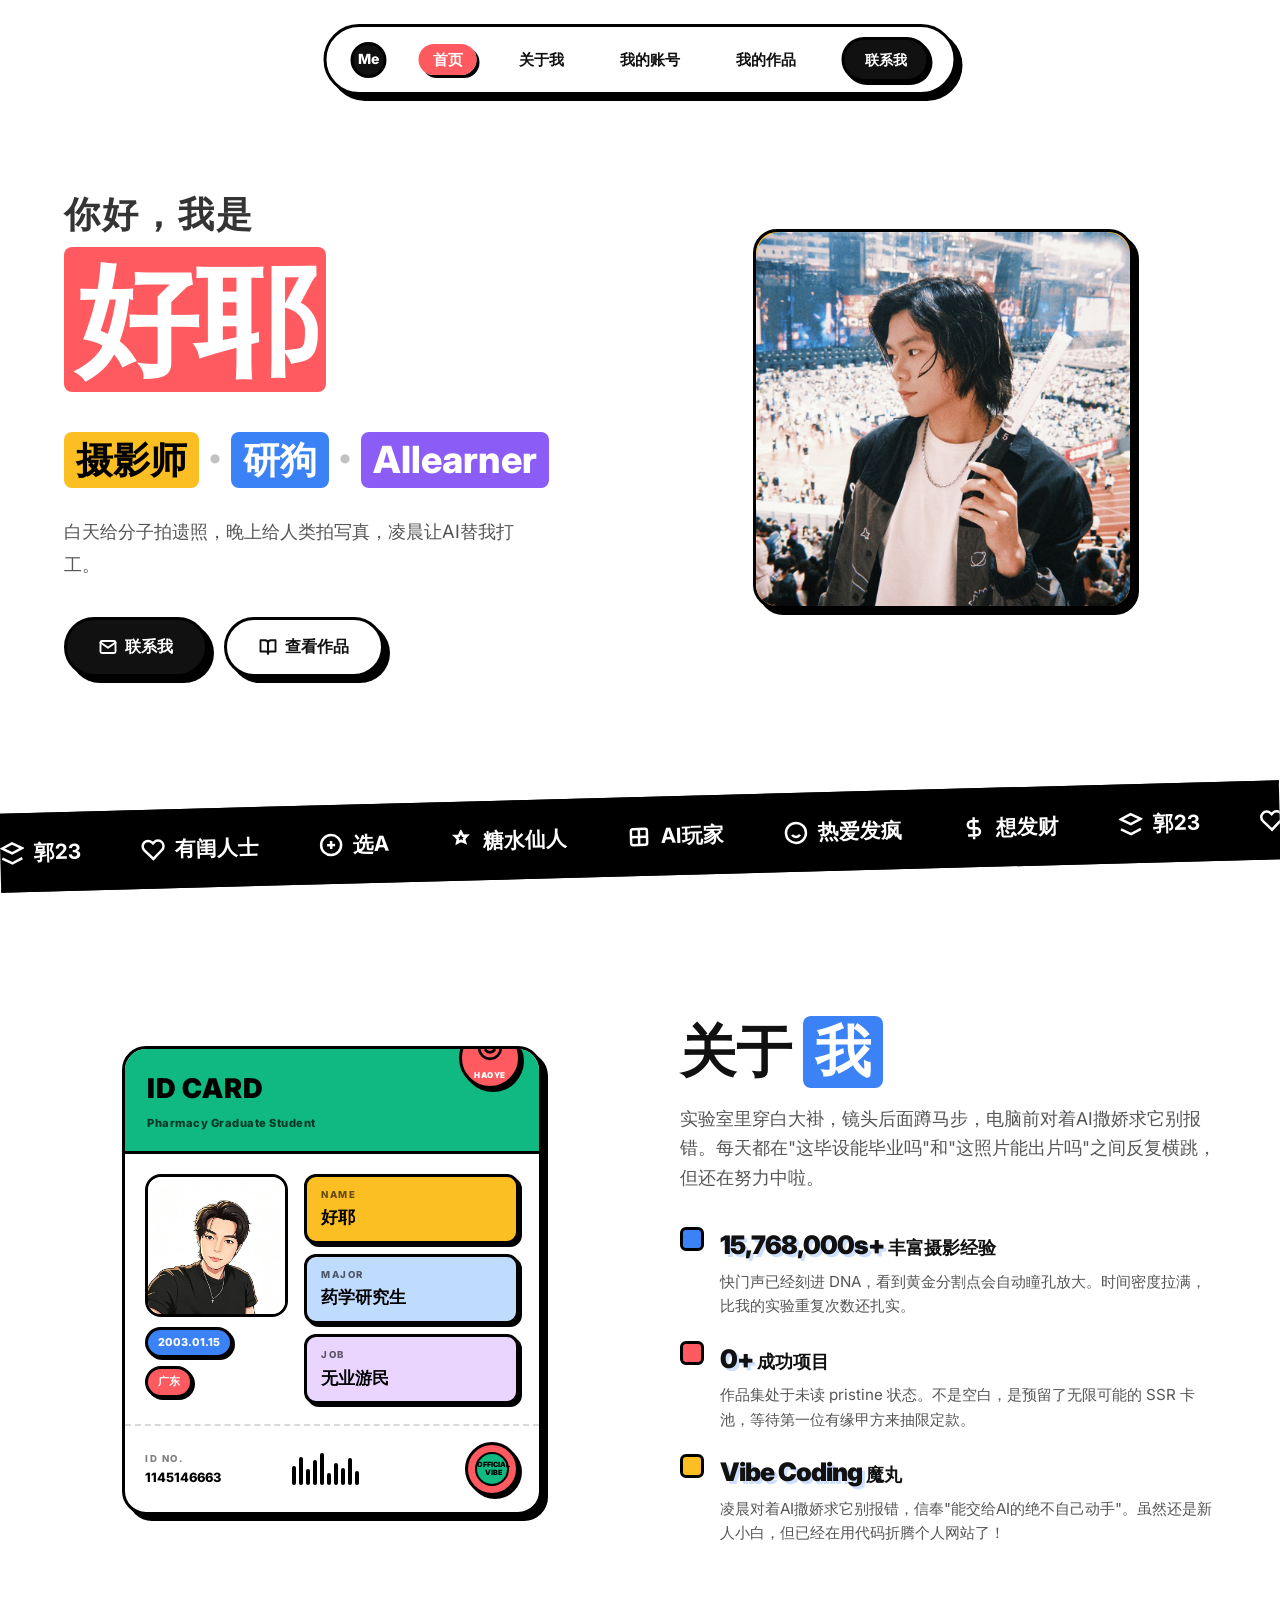
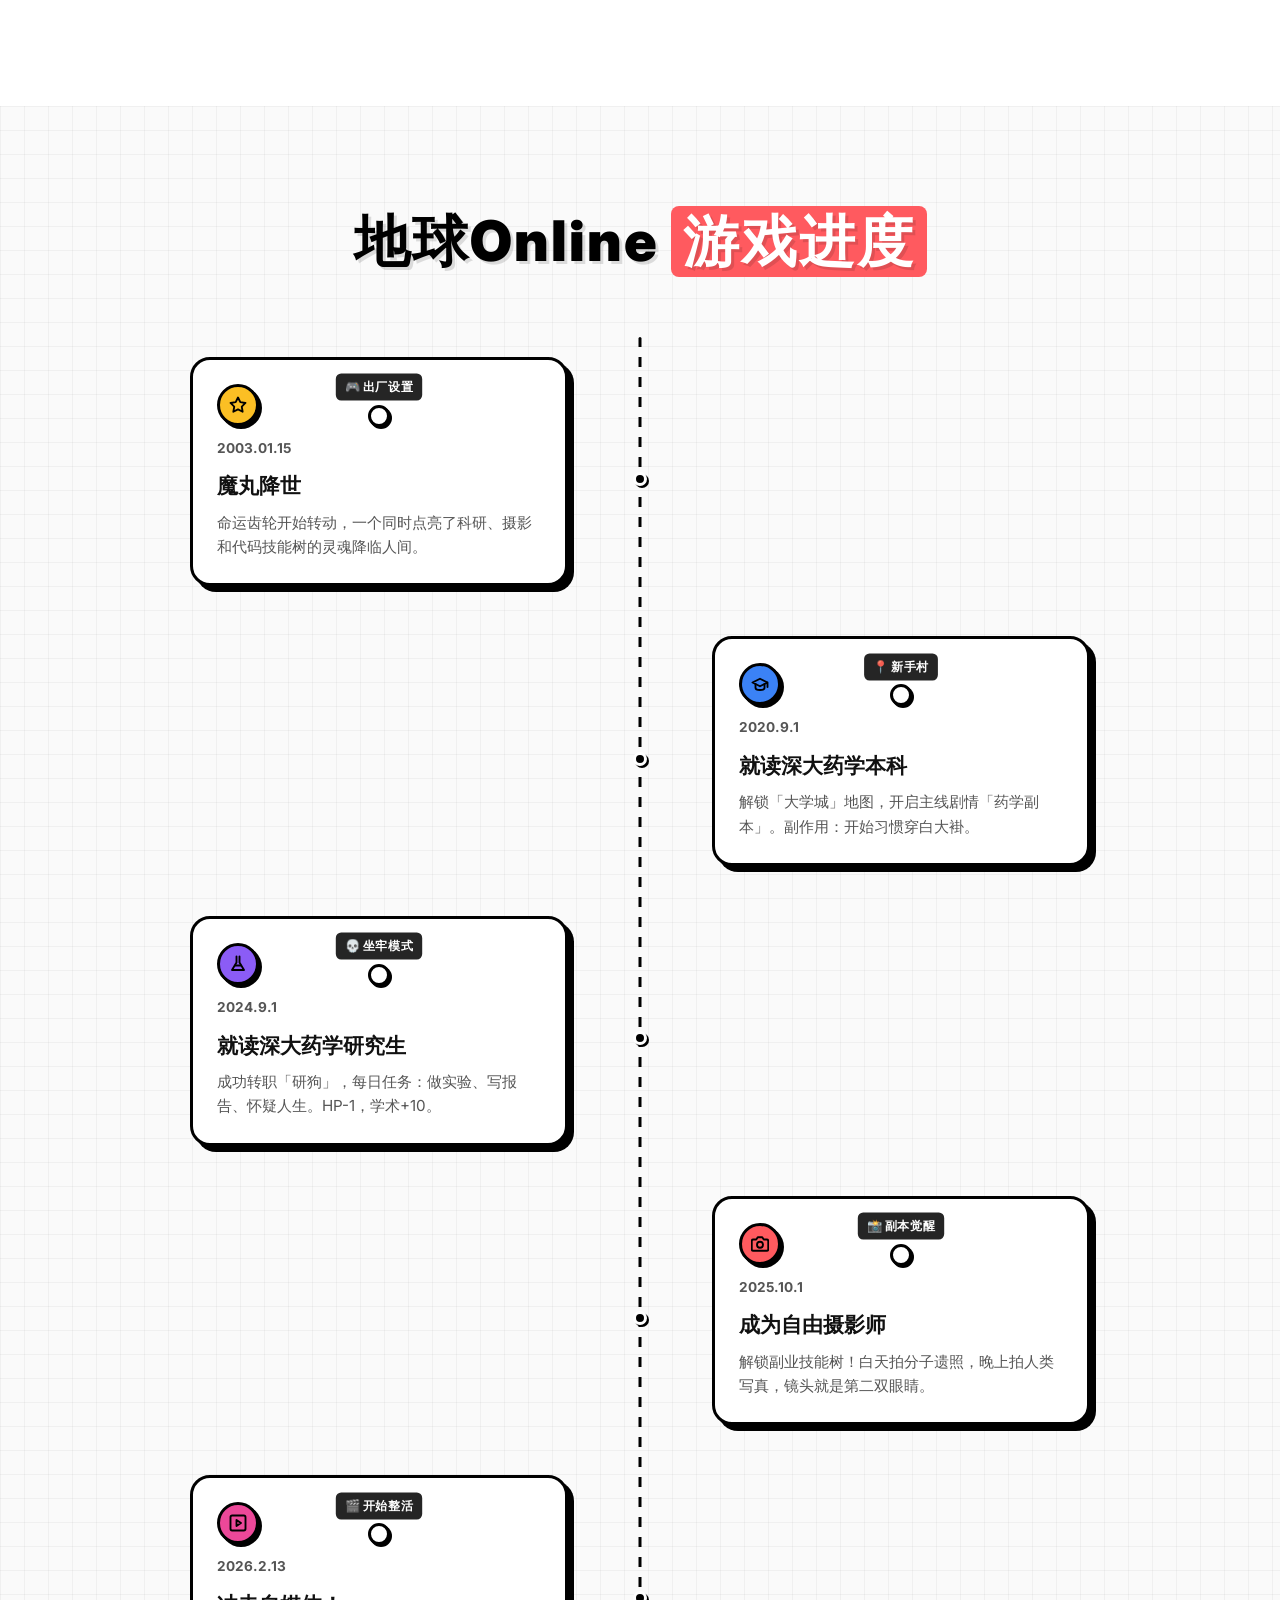
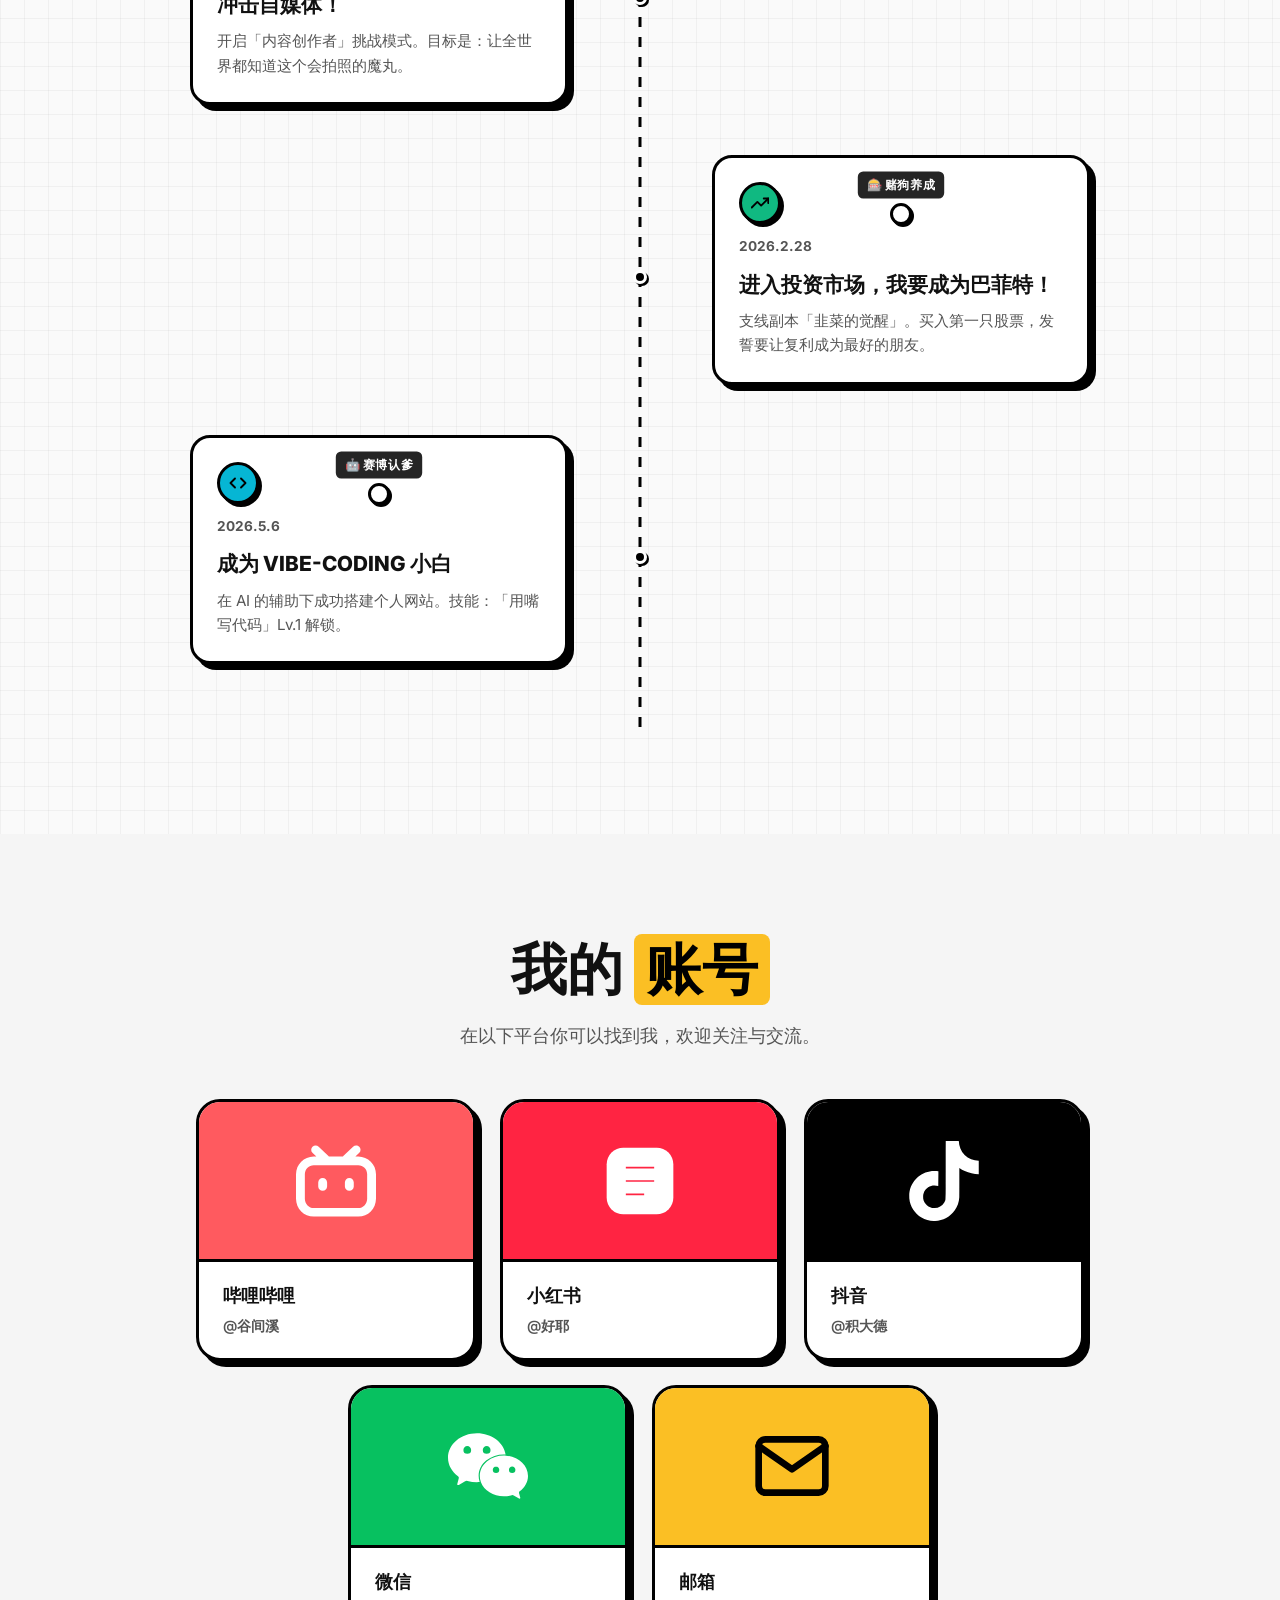
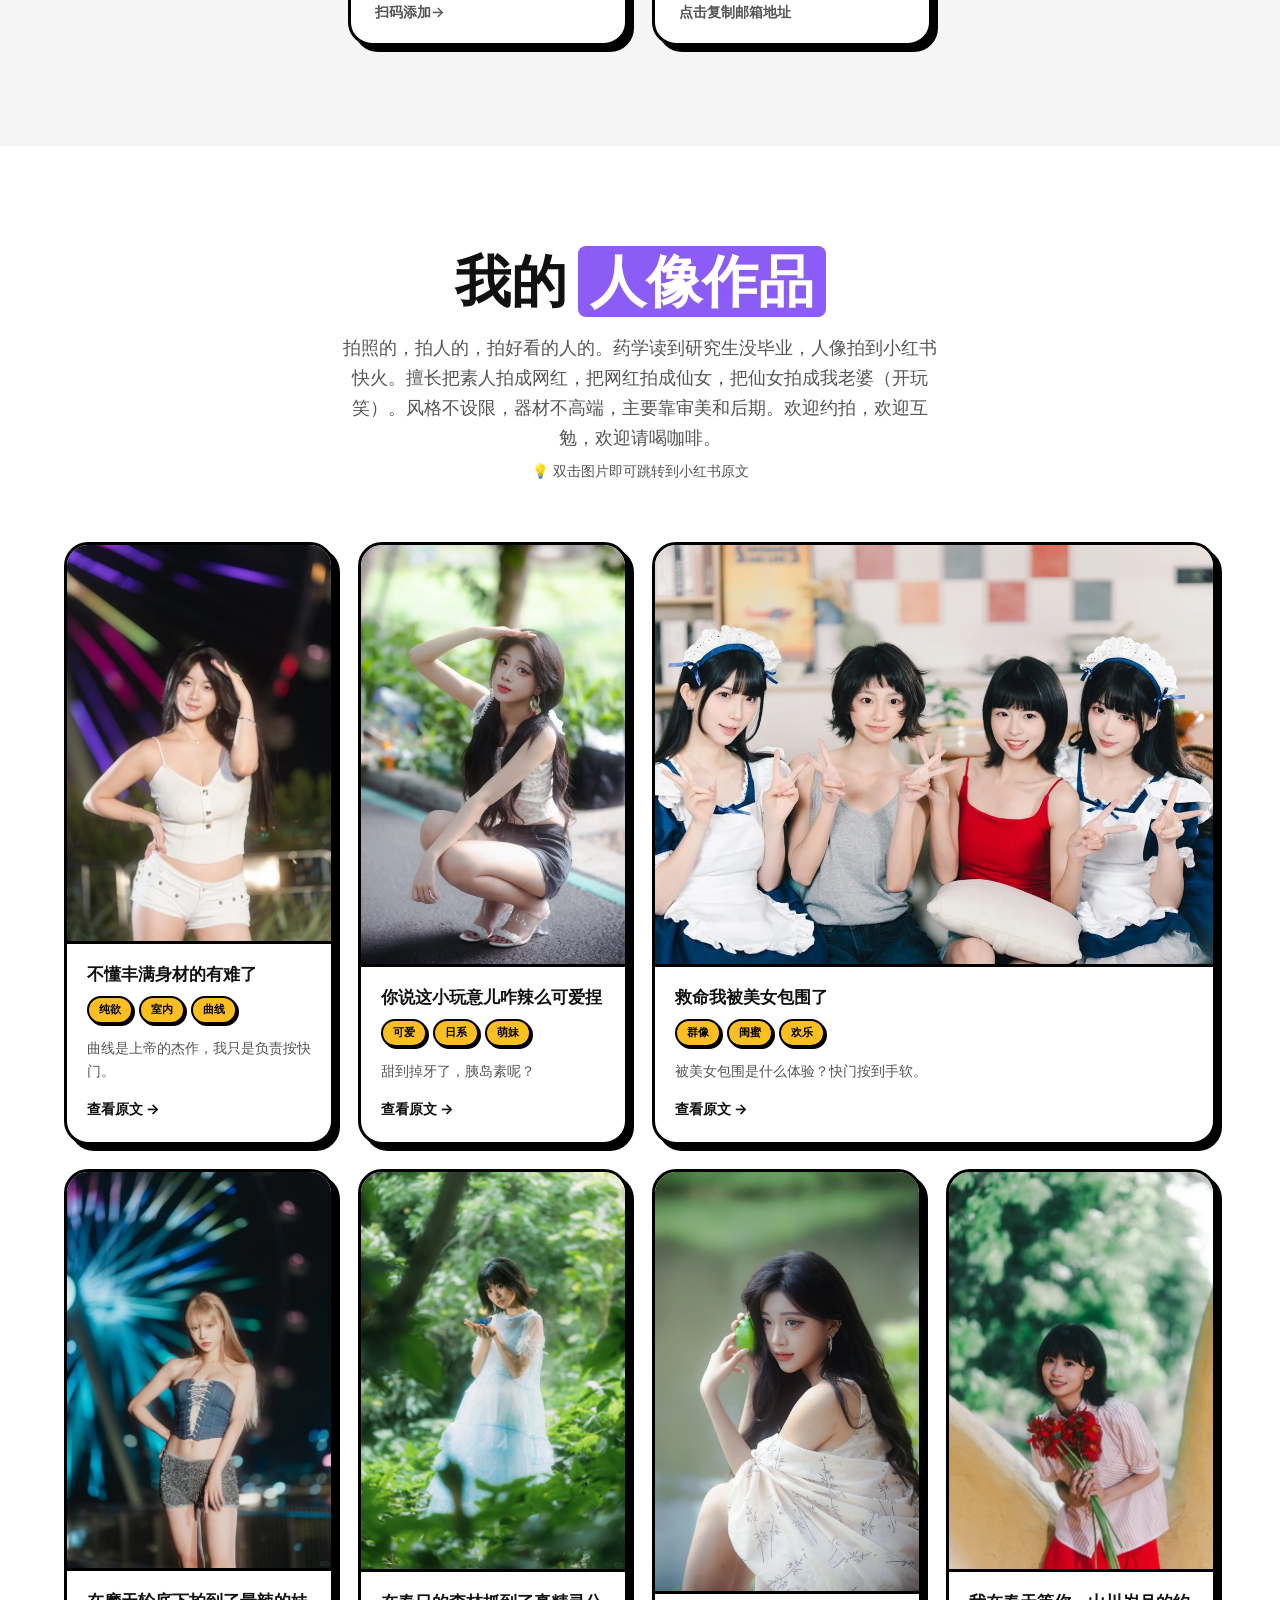
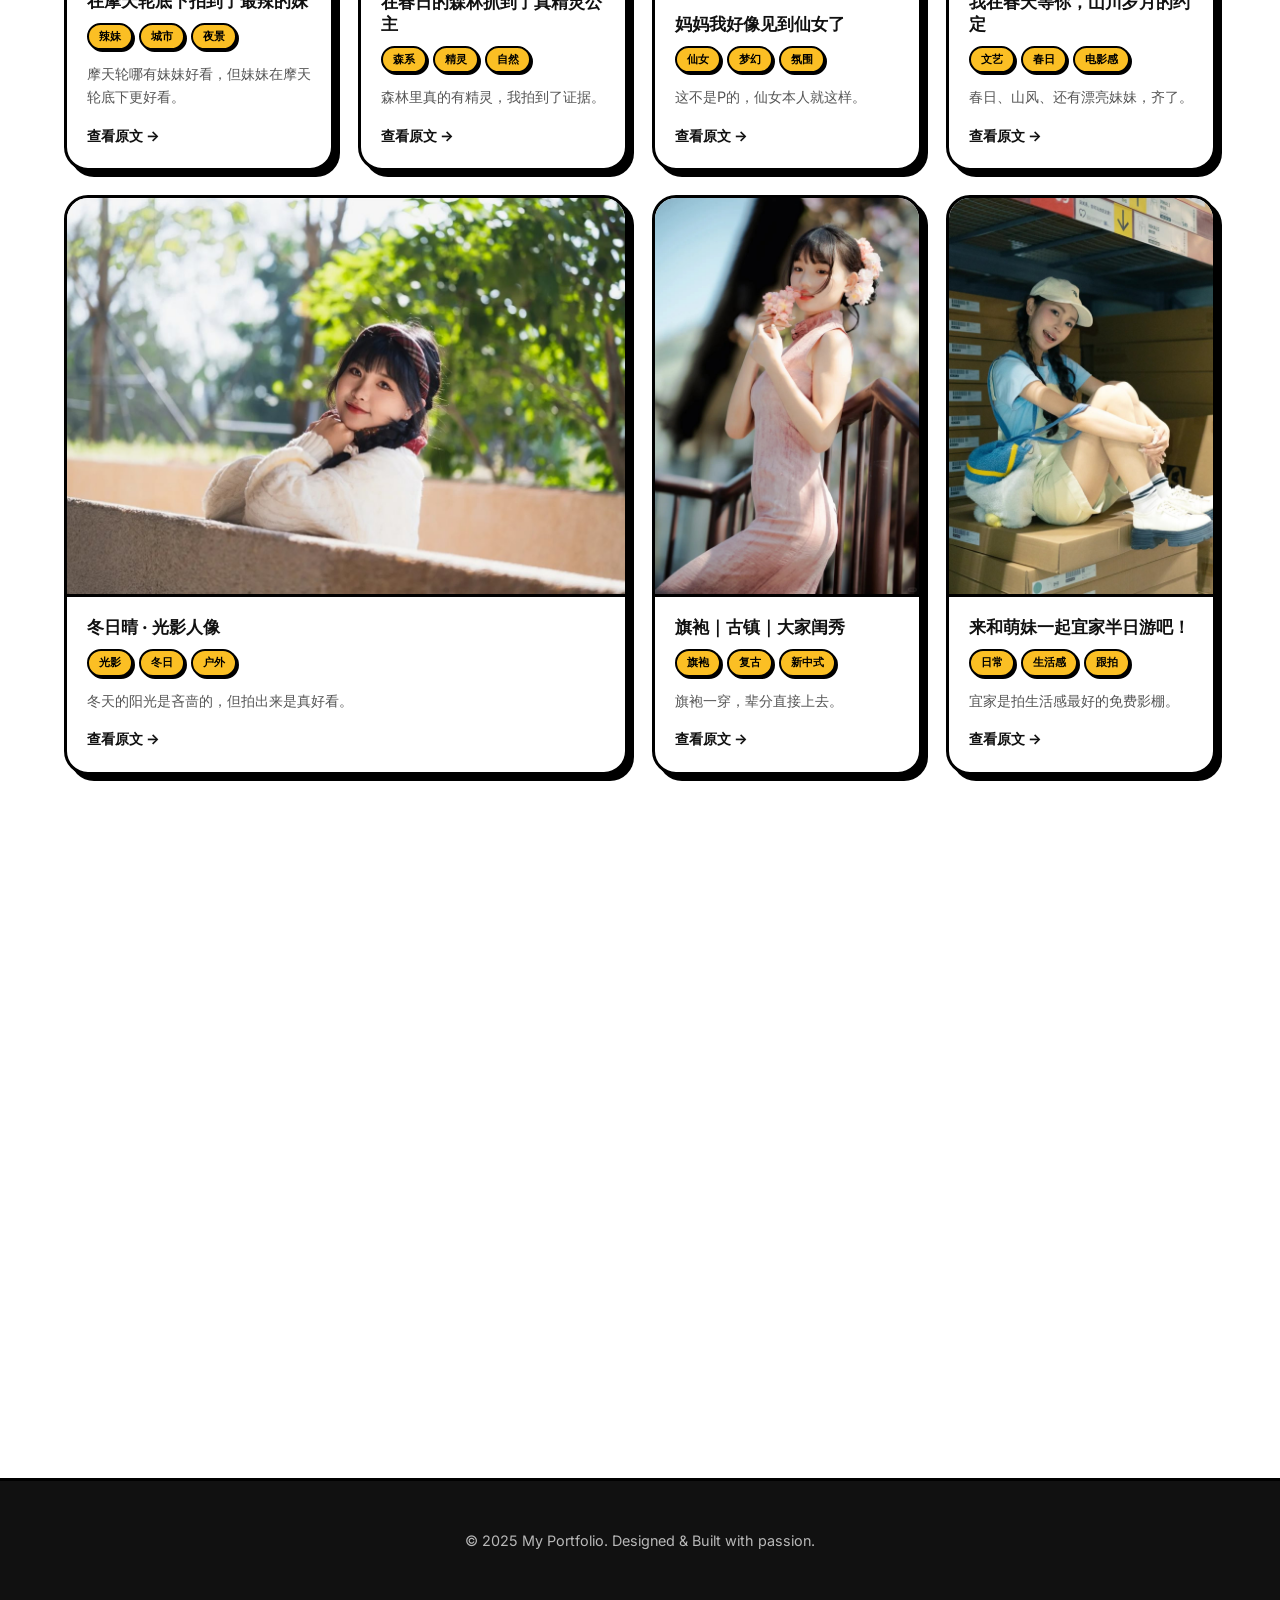
<file: index.html>
<!DOCTYPE html>
<html lang="zh-CN">
<head>
  <meta charset="UTF-8">
  <meta name="viewport" content="width=device-width, initial-scale=1.0">
  <title>个人主页 | Portfolio</title>
  <link rel="preconnect" href="https://fonts.googleapis.com">
  <link rel="preconnect" href="https://fonts.gstatic.com" crossorigin>
  <link href="https://fonts.googleapis.com/css2?family=Inter:wght@400;500;600;700;800;900&display=swap" rel="stylesheet">
  <link rel="stylesheet" href="css/style.css">
</head>
<body>

  <!-- 导航栏 -->
  <nav class="navbar">
    <div class="nav-container">
      <a href="#home" class="logo">Me</a>
      <ul class="nav-links">
        <li><a href="#home" class="active">首页</a></li>
        <li><a href="#about">关于我</a></li>
        <li><a href="#accounts">我的账号</a></li>
        <li><a href="#works">我的作品</a></li>
      </ul>
      <a href="#accounts" class="nav-cta">联系我</a>
      <button class="mobile-toggle" aria-label="菜单">
        <svg width="24" height="24" viewBox="0 0 24 24" fill="none" stroke="currentColor" stroke-width="3" stroke-linecap="round">
          <line x1="4" y1="6" x2="20" y2="6"/>
          <line x1="4" y1="12" x2="20" y2="12"/>
          <line x1="4" y1="18" x2="20" y2="18"/>
        </svg>
      </button>
    </div>
  </nav>

  <!-- 首页 -->
  <section id="home" class="section home-section">
    <div class="container">
      <div class="hero">
        <div class="hero-content reveal">
          <h1 class="hero-title">
            <span class="hero-greeting">你好，我是</span><br>
            <span class="highlight-pink name-highlight"><span class="name-shake">好耶</span></span><br>
            <span class="hero-tags">
              <span class="highlight-yellow">摄影师</span>
              <span class="tag-dot">·</span>
              <span class="highlight-blue">研狗</span>
              <span class="tag-dot">·</span>
              <span class="highlight-purple">AIlearner</span>
            </span>
          </h1>
          <div class="hero-avatar-mobile">
            <div class="avatar-frame">
              <img src="images/hero-photo.jpg" alt="个人照片" class="avatar-img">
            </div>
          </div>
          <p class="hero-text">
            白天给分子拍遗照，晚上给人类拍写真，凌晨让AI替我打工。
          </p>
          <div class="hero-buttons">
            <a href="#accounts" class="btn btn-primary">
              <svg width="18" height="18" viewBox="0 0 24 24" fill="none" stroke="currentColor" stroke-width="2.5" stroke-linecap="round" stroke-linejoin="round"><path d="M4 4h16c1.1 0 2 .9 2 2v12c0 1.1-.9 2-2 2H4c-1.1 0-2-.9-2-2V6c0-1.1.9-2 2-2z"/><polyline points="22,6 12,13 2,6"/></svg>
              联系我
            </a>
            <a href="#works" class="btn btn-secondary">
              <svg width="18" height="18" viewBox="0 0 24 24" fill="none" stroke="currentColor" stroke-width="2.5" stroke-linecap="round" stroke-linejoin="round"><path d="M2 3h6a4 4 0 0 1 4 4v14a3 3 0 0 0-3-3H2z"/><path d="M22 3h-6a4 4 0 0 0-4 4v14a3 3 0 0 1 3-3h7z"/></svg>
              查看作品
            </a>
          </div>
        </div>
        <div class="hero-visual reveal">
          <div class="avatar-frame">
            <img src="images/hero-photo.jpg" alt="个人照片" class="avatar-img">
          </div>
        </div>
      </div>
    </div>
  </section>

  <!-- 跑马灯 -->
  <div class="marquee">
    <div class="marquee-track">
      <div class="marquee-item">
        <svg viewBox="0 0 24 24" fill="none" stroke="currentColor" stroke-width="2.5"><path d="M12 2L2 7l10 5 10-5-10-5z"/><path d="M2 17l10 5 10-5"/></svg>
        郭23
      </div>
      <div class="marquee-item">
        <svg viewBox="0 0 24 24" fill="none" stroke="currentColor" stroke-width="2.5"><path d="M20.84 4.61a5.5 5.5 0 0 0-7.78 0L12 5.67l-1.06-1.06a5.5 5.5 0 0 0-7.78 7.78l1.06 1.06L12 21.23l7.78-7.78 1.06-1.06a5.5 5.5 0 0 0 0-7.78z"/></svg>
        有闺人士
      </div>
      <div class="marquee-item">
        <svg viewBox="0 0 24 24" fill="none" stroke="currentColor" stroke-width="2.5"><circle cx="12" cy="12" r="10"/><path d="M8 12h8"/><path d="M12 8v8"/></svg>
        选A
      </div>
      <div class="marquee-item">
        <svg viewBox="0 0 24 24" fill="none" stroke="currentColor" stroke-width="2.5"><path d="M12 2l2 4h4l-3 3 1 4-4-2-4 2 1-4-3-3h4z"/></svg>
        糖水仙人
      </div>
      <div class="marquee-item">
        <svg viewBox="0 0 24 24" fill="none" stroke="currentColor" stroke-width="2.5"><rect x="4" y="4" width="16" height="16" rx="2"/><path d="M4 12h16"/><path d="M12 4v16"/></svg>
        AI玩家
      </div>
      <div class="marquee-item">
        <svg viewBox="0 0 24 24" fill="none" stroke="currentColor" stroke-width="2.5"><path d="M12 22c5.523 0 10-4.477 10-10S17.523 2 12 2 2 6.477 2 12s4.477 10 10 10z"/><path d="M8 14s1.5 2 4 2 4-2 4-2"/><line x1="9" y1="9" x2="9.01" y2="9"/><line x1="15" y1="9" x2="15.01" y2="9"/></svg>
        热爱发疯
      </div>
      <div class="marquee-item">
        <svg viewBox="0 0 24 24" fill="none" stroke="currentColor" stroke-width="2.5"><path d="M12 1v22M17 5H9.5a3.5 3.5 0 0 0 0 7h5a3.5 3.5 0 0 1 0 7H6"/></svg>
        想发财
      </div>
      <!-- duplicate for seamless loop handled by JS -->
    </div>
  </div>

  <!-- 关于我 -->
  <section id="about" class="section about-section">
    <div class="container">
      <div class="about-grid">
        <div class="about-image reveal">
          <div class="id-card">
            <div class="id-card-header">
              <div class="id-card-header-text">
                <div class="id-card-title">ID CARD</div>
                <div class="id-card-subtitle">Pharmacy Graduate Student</div>
              </div>
              <div class="id-card-badge">
                <svg width="22" height="22" viewBox="0 0 24 24" fill="none" stroke="#000" stroke-width="2.5" stroke-linecap="round" stroke-linejoin="round"><circle cx="12" cy="12" r="10"/><path d="M8 14s1.5 2 4 2 4-2 4-2"/><line x1="9" y1="9" x2="9.01" y2="9"/><line x1="15" y1="9" x2="15.01" y2="9"/></svg>
                <span>HAOYE</span>
              </div>
            </div>
            <div class="id-card-body">
              <div class="id-card-left">
                <div class="id-card-photo">
                  <img src="images/about-photo.jpg" alt="名片照片" class="id-card-img">
                </div>
                <div class="id-card-tags">
                  <span class="id-tag id-tag-blue">2003.01.15</span>
                  <span class="id-tag id-tag-pink">广东</span>
                </div>
              </div>
              <div class="id-card-right">
                <div class="id-field id-field-yellow">
                  <div class="id-field-label">NAME</div>
                  <div class="id-field-value">好耶</div>
                </div>
                <div class="id-field id-field-blue">
                  <div class="id-field-label">MAJOR</div>
                  <div class="id-field-value">药学研究生</div>
                </div>
                <div class="id-field id-field-purple">
                  <div class="id-field-label">JOB</div>
                  <div class="id-field-value">无业游民</div>
                </div>
              </div>
            </div>
            <div class="id-card-footer">
              <div class="id-card-idno">
                <div class="idno-label">ID NO.</div>
                <div class="idno-value">1145146663</div>
              </div>
              <div class="id-card-barcode">
                <div class="barcode-line"></div>
                <div class="barcode-line"></div>
                <div class="barcode-line"></div>
                <div class="barcode-line"></div>
                <div class="barcode-line"></div>
                <div class="barcode-line"></div>
                <div class="barcode-line"></div>
                <div class="barcode-line"></div>
                <div class="barcode-line"></div>
                <div class="barcode-line"></div>
              </div>
              <div class="id-card-stamp">
                <div class="stamp-inner">OFFICIAL<br>VIBE</div>
              </div>
            </div>
          </div>
        </div>
        <div class="about-content reveal">
          <h2 class="section-title">
            关于 <span class="highlight-blue wobble-hover">我</span>
          </h2>
          <p class="section-desc">
            实验室里穿白大褂，镜头后面蹲马步，电脑前对着AI撒娇求它别报错。每天都在"这毕设能毕业吗"和"这照片能出片吗"之间反复横跳，但还在努力中啦。
          </p>
          <div class="about-features">
            <div class="feature-item">
              <div class="feature-icon blue"></div>
              <div class="feature-text">
                <h4><span class="stat-number">15,768,000s+</span> 丰富摄影经验</h4>
                <p>快门声已经刻进 DNA，看到黄金分割点会自动瞳孔放大。时间密度拉满，比我的实验重复次数还扎实。</p>
              </div>
            </div>
            <div class="feature-item">
              <div class="feature-icon pink"></div>
              <div class="feature-text">
                <h4><span class="stat-number">0+</span> 成功项目</h4>
                <p>作品集处于未读 pristine 状态。不是空白，是预留了无限可能的 SSR 卡池，等待第一位有缘甲方来抽限定款。</p>
              </div>
            </div>
            <div class="feature-item">
              <div class="feature-icon yellow"></div>
              <div class="feature-text">
                <h4><span class="stat-number">Vibe Coding</span> 魔丸</h4>
                <p>凌晨对着AI撒娇求它别报错，信奉"能交给AI的绝不自己动手"。虽然还是新人小白，但已经在用代码折腾个人网站了！</p>
              </div>
            </div>
          </div>

        </div>
      </div>
    </div>
  </section>

  <!-- 地球Online 游戏进度 -->
  <section class="experience-section" id="experience">
    <div class="container">
      <div class="experience-header reveal">
        <h2 class="section-title game-title" style="text-align: center;">
          <span style="color: #000;">地球Online</span> <span class="highlight-pink wobble-hover">游戏进度</span>
        </h2>
      </div>
      <div class="game-timeline">
        <div class="game-timeline-line"></div>

        <div class="game-card-wrapper game-card-left reveal">
          <div class="game-card">
            <div class="game-card-icon" style="background: #FBBF24;">
              <svg width="18" height="18" viewBox="0 0 24 24" fill="none" stroke="#000" stroke-width="2.5" stroke-linecap="round" stroke-linejoin="round"><polygon points="12 2 15.09 8.26 22 9.27 17 14.14 18.18 21.02 12 17.77 5.82 21.02 7 14.14 2 9.27 8.91 8.26 12 2"/></svg>
            </div>
            <div class="game-card-meta">
              <span class="game-date">2003.01.15</span>
            </div>
            <div class="game-card-title">魔丸降世</div>
            <div class="game-card-desc">命运齿轮开始转动，一个同时点亮了科研、摄影和代码技能树的灵魂降临人间。</div>
          </div>
          <div class="game-node" data-title="🎮 出厂设置"></div>
        </div>

        <div class="game-card-wrapper game-card-right reveal">
          <div class="game-card">
            <div class="game-card-icon" style="background: #3B82F6;">
              <svg width="18" height="18" viewBox="0 0 24 24" fill="none" stroke="#000" stroke-width="2.5" stroke-linecap="round" stroke-linejoin="round"><path d="M22 10v6M2 10l10-5 10 5-10 5z"/><path d="M6 12v5c0 2 2 3 6 3s6-1 6-3v-5"/></svg>
            </div>
            <div class="game-card-meta">
              <span class="game-date">2020.9.1</span>
            </div>
            <div class="game-card-title">就读深大药学本科</div>
            <div class="game-card-desc">解锁「大学城」地图，开启主线剧情「药学副本」。副作用：开始习惯穿白大褂。</div>
          </div>
          <div class="game-node" data-title="📍 新手村"></div>
        </div>

        <div class="game-card-wrapper game-card-left reveal">
          <div class="game-card">
            <div class="game-card-icon" style="background: #8B5CF6;">
              <svg width="18" height="18" viewBox="0 0 24 24" fill="none" stroke="#000" stroke-width="2.5" stroke-linecap="round" stroke-linejoin="round"><path d="M10 2v8L4 20h16l-6-10V2"/><path d="M8.5 14h7"/></svg>
            </div>
            <div class="game-card-meta">
              <span class="game-date">2024.9.1</span>
            </div>
            <div class="game-card-title">就读深大药学研究生</div>
            <div class="game-card-desc">成功转职「研狗」，每日任务：做实验、写报告、怀疑人生。HP-1，学术+10。</div>
          </div>
          <div class="game-node" data-title="💀 坐牢模式"></div>
        </div>

        <div class="game-card-wrapper game-card-right reveal">
          <div class="game-card">
            <div class="game-card-icon" style="background: #FF5A5F;">
              <svg width="18" height="18" viewBox="0 0 24 24" fill="none" stroke="#000" stroke-width="2.5" stroke-linecap="round" stroke-linejoin="round"><path d="M23 19a2 2 0 0 1-2 2H3a2 2 0 0 1-2-2V8a2 2 0 0 1 2-2h4l2-3h6l2 3h4a2 2 0 0 1 2 2z"/><circle cx="12" cy="13" r="4"/></svg>
            </div>
            <div class="game-card-meta">
              <span class="game-date">2025.10.1</span>
            </div>
            <div class="game-card-title">成为自由摄影师</div>
            <div class="game-card-desc">解锁副业技能树！白天拍分子遗照，晚上拍人类写真，镜头就是第二双眼睛。</div>
          </div>
          <div class="game-node" data-title="📸 副本觉醒"></div>
        </div>

        <div class="game-card-wrapper game-card-left reveal">
          <div class="game-card">
            <div class="game-card-icon" style="background: #EC4899;">
              <svg width="18" height="18" viewBox="0 0 24 24" fill="none" stroke="#000" stroke-width="2.5" stroke-linecap="round" stroke-linejoin="round"><rect x="2" y="2" width="20" height="20" rx="2.18"/><polygon points="10 8 16 12 10 16 10 8"/></svg>
            </div>
            <div class="game-card-meta">
              <span class="game-date">2026.2.13</span>
            </div>
            <div class="game-card-title">冲击自媒体！</div>
            <div class="game-card-desc">开启「内容创作者」挑战模式。目标是：让全世界都知道这个会拍照的魔丸。</div>
          </div>
          <div class="game-node" data-title="🎬 开始整活"></div>
        </div>

        <div class="game-card-wrapper game-card-right reveal">
          <div class="game-card">
            <div class="game-card-icon" style="background: #10B981;">
              <svg width="18" height="18" viewBox="0 0 24 24" fill="none" stroke="#000" stroke-width="2.5" stroke-linecap="round" stroke-linejoin="round"><polyline points="23 6 13.5 15.5 8.5 10.5 1 18"/><polyline points="17 6 23 6 23 12"/></svg>
            </div>
            <div class="game-card-meta">
              <span class="game-date">2026.2.28</span>
            </div>
            <div class="game-card-title">进入投资市场，我要成为巴菲特！</div>
            <div class="game-card-desc">支线副本「韭菜的觉醒」。买入第一只股票，发誓要让复利成为最好的朋友。</div>
          </div>
          <div class="game-node" data-title="🎰 赌狗养成"></div>
        </div>

        <div class="game-card-wrapper game-card-left reveal">
          <div class="game-card">
            <div class="game-card-icon" style="background: #06B6D4;">
              <svg width="18" height="18" viewBox="0 0 24 24" fill="none" stroke="#000" stroke-width="2.5" stroke-linecap="round" stroke-linejoin="round"><polyline points="16 18 22 12 16 6"/><polyline points="8 6 2 12 8 18"/></svg>
            </div>
            <div class="game-card-meta">
              <span class="game-date">2026.5.6</span>
            </div>
            <div class="game-card-title">成为 VIBE-CODING 小白</div>
            <div class="game-card-desc">在 AI 的辅助下成功搭建个人网站。技能：「用嘴写代码」Lv.1 解锁。</div>
          </div>
          <div class="game-node" data-title="🤖 赛博认爹"></div>
        </div>
      </div>
    </div>
  </section>

  <!-- 我的账号 -->
  <section id="accounts" class="section accounts-section">
    <div class="container">
      <div class="reveal">
        <h2 class="section-title" style="text-align: center;">
          我的 <span class="highlight-yellow">账号</span>
        </h2>
        <p class="section-desc" style="text-align: center; margin: 0 auto;">
          在以下平台你可以找到我，欢迎关注与交流。
        </p>
      </div>
      <div class="accounts-grid">
        <!-- B站 -->
        <a href="https://space.bilibili.com/16999102?spm_id_from=333.1007.0.0" target="_blank" rel="noopener" class="account-card reveal">
          <div class="account-card-visual" style="background: #FF5A5F;">
            <svg width="80" height="80" viewBox="0 0 24 24" fill="currentColor" style="color: #fff;">
              <path d="M17.813 4.653h.854c1.51.054 2.769.578 3.773 1.574 1.004.995 1.524 2.249 1.56 3.76v7.36c-.036 1.51-.556 2.769-1.56 3.773s-2.262 1.524-3.773 1.56H5.333c-1.51-.036-2.769-.556-3.773-1.56S.036 18.858 0 17.347v-7.36c.036-1.511.556-2.765 1.56-3.76 1.004-.996 2.262-1.52 3.773-1.574h.774l-1.174-1.12a1.234 1.234 0 0 1-.373-.906c0-.356.124-.658.373-.907l.027-.027c.267-.249.573-.373.92-.373.347 0 .653.124.92.373L9.653 4.44c.071.071.134.142.187.213h4.267a.836.836 0 0 1 .16-.213l2.853-2.747c.267-.249.573-.373.92-.373.347 0 .662.151.929.4.267.249.391.551.391.907 0 .355-.124.657-.373.906zM5.333 7.24c-.746.018-1.369.276-1.869.773-.5.498-.769 1.13-.808 1.894v7.52c.039.764.308 1.396.808 1.894.5.498 1.123.756 1.869.773h13.334c.746-.017 1.369-.275 1.869-.773.5-.498.769-1.13.808-1.894V9.907c-.039-.764-.308-1.396-.808-1.894-.5-.497-1.123-.755-1.869-.773zM8 11.107c.373 0 .684.124.933.373.25.249.383.569.4.96v1.173c-.017.391-.15.711-.4.96-.249.25-.56.374-.933.374s-.684-.125-.933-.374c-.25-.249-.383-.569-.4-.96V12.44c.017-.391.15-.711.4-.96.249-.249.56-.373.933-.373zm8 0c.373 0 .684.124.933.373.25.249.383.569.4.96v1.173c-.017.391-.15.711-.4.96-.249.25-.56.374-.933.374s-.684-.125-.933-.374c-.25-.249-.383-.569-.4-.96V12.44c.017-.391.15-.711.4-.96.249-.249.56-.373.933-.373z"/>
            </svg>
          </div>
          <div class="account-card-info">
            <h3>哔哩哔哩</h3>
            <p>@谷间溪</p>
          </div>
        </a>
        <!-- 小红书 -->
        <a href="https://www.xiaohongshu.com/user/profile/68fb62c1000000003702c42f?m_source=pwa" target="_blank" rel="noopener" class="account-card reveal">
          <div class="account-card-visual" style="background: #FF2442;">
            <svg width="80" height="80" viewBox="0 0 24 24" fill="currentColor" style="color: #fff;">
              <rect x="2" y="2" width="20" height="20" rx="5"/>
              <path d="M7 7h10v2H7zM7 11h10v2H7zM7 15h7v2H7z" fill="#FF2442" stroke="#fff" stroke-width="1.5"/>
            </svg>
          </div>
          <div class="account-card-info">
            <h3>小红书</h3>
            <p>@好耶</p>
          </div>
        </a>
        <!-- 抖音 -->
        <a href="https://www.douyin.com/user/self" target="_blank" rel="noopener" class="account-card reveal">
          <div class="account-card-visual" style="background: #000;">
            <svg width="80" height="80" viewBox="0 0 24 24" fill="currentColor" style="color: #fff;">
              <path d="M12.525.02c1.31-.02 2.61-.01 3.91-.02.08 1.53.63 3.09 1.75 4.17 1.12 1.11 2.7 1.62 4.24 1.79v4.03c-1.44-.05-2.89-.35-4.2-.97-.57-.26-1.1-.59-1.62-.93-.01 2.92.01 5.84-.02 8.75-.08 1.4-.54 2.79-1.35 3.94-1.31 1.92-3.58 3.17-5.91 3.21-1.43.08-2.86-.31-4.08-1.03-2.02-1.19-3.44-3.37-3.65-5.71-.02-.5-.03-1-.01-1.49.18-1.9 1.12-3.72 2.58-4.96 1.66-1.44 3.98-2.13 6.15-1.72.02 1.48-.04 2.96-.04 4.44-.99-.32-2.15-.23-3.02.37-.63.41-1.11 1.04-1.36 1.75-.21.51-.15 1.07-.14 1.61.24 1.64 1.82 3.02 3.5 2.87 1.12-.01 2.19-.66 2.77-1.61.19-.33.4-.67.41-1.06.1-1.79.06-3.57.07-5.36.01-4.03-.01-8.05.02-12.07z"/>
            </svg>
          </div>
          <div class="account-card-info">
            <h3>抖音</h3>
            <p>@积大德</p>
          </div>
        </a>
        <!-- 微信 -->
        <a href="wechat.html" class="account-card reveal">
          <div class="account-card-visual" style="background: #07C160;">
            <svg width="80" height="80" viewBox="0 0 24 24" fill="currentColor" style="color: #fff;">
              <path d="M8.691 2.188C3.891 2.188 0 5.476 0 9.53c0 2.212 1.17 4.203 3.002 5.55a.59.59 0 0 1 .213.665l-.39 1.48c-.019.07-.048.141-.048.213 0 .163.13.295.29.295a.326.326 0 0 0 .167-.054l1.903-1.114a.864.864 0 0 1 .717-.098 10.16 10.16 0 0 0 2.837.403c.276 0 .543-.027.811-.05-.857-2.578.157-4.972 1.932-6.446 1.703-1.415 3.882-1.98 5.853-1.838-.576-3.583-4.196-6.348-8.596-6.348zM5.785 5.991c.642 0 1.162.529 1.162 1.18a1.17 1.17 0 0 1-1.162 1.178A1.17 1.17 0 0 1 4.623 7.17c0-.651.52-1.18 1.162-1.18zm5.813 0c.642 0 1.162.529 1.162 1.18a1.17 1.17 0 0 1-1.162 1.178 1.17 1.17 0 0 1-1.162-1.178c0-.651.52-1.18 1.162-1.18zm5.34 2.867c-1.797-.052-3.746.512-5.28 1.786-1.72 1.428-2.687 3.72-1.78 6.22.942 2.453 3.666 4.229 6.884 4.229.826 0 1.622-.12 2.361-.336a.722.722 0 0 1 .598.082l1.584.926a.272.272 0 0 0 .14.047c.134 0 .24-.111.24-.247 0-.06-.023-.12-.038-.177l-.327-1.233a.582.582 0 0 1-.023-.156.49.49 0 0 1 .201-.398C23.024 18.48 24 16.82 24 14.98c0-3.21-2.931-5.837-6.656-6.088V8.89c-.135-.01-.27-.027-.407-.032zm-2.53 3.274c.535 0 .969.44.969.982a.976.976 0 0 1-.969.983.976.976 0 0 1-.969-.983c0-.542.434-.982.97-.982zm4.844 0c.535 0 .969.44.969.982a.976.976 0 0 1-.969.983.976.976 0 0 1-.969-.983c0-.542.434-.982.969-.982z"/>
            </svg>
          </div>
          <div class="account-card-info">
            <h3>微信</h3>
            <p>扫码添加→</p>
          </div>
        </a>
        <!-- 邮箱 -->
        <div class="account-card reveal" data-email="13434313319@139.com">
          <div class="account-card-visual" style="background: #FBBF24;">
            <svg width="80" height="80" viewBox="0 0 24 24" fill="none" stroke="#000" stroke-width="2" stroke-linecap="round" stroke-linejoin="round">
              <path d="M4 4h16c1.1 0 2 .9 2 2v12c0 1.1-.9 2-2 2H4c-1.1 0-2-.9-2-2V6c0-1.1.9-2 2-2z"/>
              <polyline points="22,6 12,13 2,6"/>
            </svg>
          </div>
          <div class="account-card-info">
            <h3>邮箱</h3>
            <p>点击复制邮箱地址</p>
          </div>
        </div>
      </div>
    </div>
  </section>

  <!-- 我的作品 -->
  <section id="works" class="section works-section">
    <div class="container">
      <div class="works-header reveal">
        <h2 class="section-title">
          我的 <span class="highlight-purple">人像作品</span>
        </h2>
        <p class="section-desc">
          拍照的，拍人的，拍好看的人的。药学读到研究生没毕业，人像拍到小红书快火。擅长把素人拍成网红，把网红拍成仙女，把仙女拍成我老婆（开玩笑）。风格不设限，器材不高端，主要靠审美和后期。欢迎约拍，欢迎互勉，欢迎请喝咖啡。
        </p>
        <p class="section-hint" style="font-size: 0.85rem; color: var(--color-text-muted); margin-top: 8px;">
          💡 双击图片即可跳转到小红书原文
        </p>
      </div>

            <div class="photo-gallery">
        <div class="photo-item reveal">
          <div class="photo-img-wrap">
            <img src="images/works/work-1.jpg" alt="不懂丰满身材的有难了" loading="lazy">
          </div>
          <div class="photo-meta">
            <h3>不懂丰满身材的有难了</h3>
            <div class="photo-tags">
              <span class="tag">纯欲</span><span class="tag">室内</span><span class="tag">曲线</span>
            </div>
            <p>曲线是上帝的杰作，我只是负责按快门。</p>
            <a href="https://www.xiaohongshu.com/explore/69e0899c000000002202ba13?xsec_token=ABbeOhcYhzyVPV0TRhozWAge9okh-iMuTAwNan5SdMOzY=&xsec_source=pc_user&m_source=pwa" target="_blank" class="photo-link">查看原文 →</a>
          </div>
        </div>
        <div class="photo-item reveal">
          <div class="photo-img-wrap">
            <img src="images/works/work-2.jpg" alt="你说这小玩意儿咋辣么可爱捏" loading="lazy">
          </div>
          <div class="photo-meta">
            <h3>你说这小玩意儿咋辣么可爱捏</h3>
            <div class="photo-tags">
              <span class="tag">可爱</span><span class="tag">日系</span><span class="tag">萌妹</span>
            </div>
            <p>甜到掉牙了，胰岛素呢？</p>
            <a href="https://www.xiaohongshu.com/explore/69d4e1ba0000000023005d2f?xsec_token=ABXhbV2z5fFWUZXpUju8EvyeAFP0fQ2eK7olDINpypi88=&xsec_source=pc_user&m_source=pwa" target="_blank" class="photo-link">查看原文 →</a>
          </div>
        </div>
        <div class="photo-item reveal">
          <div class="photo-img-wrap">
            <img src="images/works/work-8.jpg" alt="救命我被美女包围了" loading="lazy">
          </div>
          <div class="photo-meta">
            <h3>救命我被美女包围了</h3>
            <div class="photo-tags">
              <span class="tag">群像</span><span class="tag">闺蜜</span><span class="tag">欢乐</span>
            </div>
            <p>被美女包围是什么体验？快门按到手软。</p>
            <a href="https://www.xiaohongshu.com/explore/69e8a0f5000000001f005993?xsec_token=ABpif0Wibsz2kHMsZUcvUE8AqjajSaVFWQYkCXCA4jHBU=&xsec_source=pc_user&m_source=pwa" target="_blank" class="photo-link">查看原文 →</a>
          </div>
        </div>
        <div class="photo-item reveal">
          <div class="photo-img-wrap">
            <img src="images/works/work-4.jpg" alt="在摩天轮底下拍到了最辣的妹" loading="lazy">
          </div>
          <div class="photo-meta">
            <h3>在摩天轮底下拍到了最辣的妹</h3>
            <div class="photo-tags">
              <span class="tag">辣妹</span><span class="tag">城市</span><span class="tag">夜景</span>
            </div>
            <p>摩天轮哪有妹妹好看，但妹妹在摩天轮底下更好看。</p>
            <a href="https://www.xiaohongshu.com/explore/69db0fa0000000001b023a05?xsec_token=ABU0T8-LvxqK35jIz8jO_Sxlku9AUHeGGj-xexb8wm93w=&xsec_source=pc_user&m_source=pwa" target="_blank" class="photo-link">查看原文 →</a>
          </div>
        </div>
        <div class="photo-item reveal">
          <div class="photo-img-wrap">
            <img src="images/works/work-5.jpg" alt="在春日的森林抓到了真精灵公主" loading="lazy">
          </div>
          <div class="photo-meta">
            <h3>在春日的森林抓到了真精灵公主</h3>
            <div class="photo-tags">
              <span class="tag">森系</span><span class="tag">精灵</span><span class="tag">自然</span>
            </div>
            <p>森林里真的有精灵，我拍到了证据。</p>
            <a href="https://www.xiaohongshu.com/explore/69d1c6760000000023005888?xsec_token=AB0ronU9NOgh-CD8TbDgprSTzDWjFSYFmDZenHtgvvXo0=&xsec_source=pc_user&m_source=pwa" target="_blank" class="photo-link">查看原文 →</a>
          </div>
        </div>
        <div class="photo-item reveal">
          <div class="photo-img-wrap">
            <img src="images/works/work-6.jpg" alt="妈妈我好像见到仙女了" loading="lazy">
          </div>
          <div class="photo-meta">
            <h3>妈妈我好像见到仙女了</h3>
            <div class="photo-tags">
              <span class="tag">仙女</span><span class="tag">梦幻</span><span class="tag">氛围</span>
            </div>
            <p>这不是P的，仙女本人就这样。</p>
            <a href="https://www.xiaohongshu.com/explore/69cf538600000000220254fc?xsec_token=AB-aO_GhnAdkTIRAaGfRYFN5TSzbRAOtWTnScimZho4as=&xsec_source=pc_user&m_source=pwa" target="_blank" class="photo-link">查看原文 →</a>
          </div>
        </div>
        <div class="photo-item reveal">
          <div class="photo-img-wrap">
            <img src="images/works/work-7.jpg" alt="我在春天等你，山川岁月的约定" loading="lazy">
          </div>
          <div class="photo-meta">
            <h3>我在春天等你，山川岁月的约定</h3>
            <div class="photo-tags">
              <span class="tag">文艺</span><span class="tag">春日</span><span class="tag">电影感</span>
            </div>
            <p>春日、山风、还有漂亮妹妹，齐了。</p>
            <a href="https://www.xiaohongshu.com/explore/69ccb9580000000022026bd5?xsec_token=ABelu4JJU2wdKonRyyTbc0Kqba6aobGgnIBANM0oiRlIw=&xsec_source=pc_user&m_source=pwa" target="_blank" class="photo-link">查看原文 →</a>
          </div>
        </div>
        <div class="photo-item reveal">
          <div class="photo-img-wrap">
            <img src="images/works/work-3.jpg" alt="冬日晴 · 光影人像" loading="lazy">
          </div>
          <div class="photo-meta">
            <h3>冬日晴 · 光影人像</h3>
            <div class="photo-tags">
              <span class="tag">光影</span><span class="tag">冬日</span><span class="tag">户外</span>
            </div>
            <p>冬天的阳光是吝啬的，但拍出来是真好看。</p>
            <a href="https://www.xiaohongshu.com/explore/69bb67f5000000001e00e51b?xsec_token=ABSB2Xr850XMYB3uisuFSgB_QoHiD5oZE3jd28KLQbhqo=&xsec_source=pc_user&m_source=pwa" target="_blank" class="photo-link">查看原文 →</a>
          </div>
        </div>
        <div class="photo-item reveal">
          <div class="photo-img-wrap">
            <img src="images/works/work-9.jpg" alt="旗袍｜古镇｜大家闺秀" loading="lazy">
          </div>
          <div class="photo-meta">
            <h3>旗袍｜古镇｜大家闺秀</h3>
            <div class="photo-tags">
              <span class="tag">旗袍</span><span class="tag">复古</span><span class="tag">新中式</span>
            </div>
            <p>旗袍一穿，辈分直接上去。</p>
            <a href="https://www.xiaohongshu.com/explore/69b7ac49000000001b0226ee?xsec_token=AB0nDo3uVsW-sIUPYrnLe8-piQtxdBlfTbYPTT6LQDqeI=&xsec_source=pc_user&m_source=pwa" target="_blank" class="photo-link">查看原文 →</a>
          </div>
        </div>
        <div class="photo-item reveal">
          <div class="photo-img-wrap">
            <img src="images/works/work-10.jpg" alt="来和萌妹一起宜家半日游吧！" loading="lazy">
          </div>
          <div class="photo-meta">
            <h3>来和萌妹一起宜家半日游吧！</h3>
            <div class="photo-tags">
              <span class="tag">日常</span><span class="tag">生活感</span><span class="tag">跟拍</span>
            </div>
            <p>宜家是拍生活感最好的免费影棚。</p>
            <a href="https://www.xiaohongshu.com/explore/69c4d5ca000000002003be70?xsec_token=ABAd1GcdalX62j1e2JTtFVvMFGTOlxc2iZlGXZKWs5SgE=&xsec_source=pc_user&m_source=pwa" target="_blank" class="photo-link">查看原文 →</a>
          </div>
        </div>
        <div class="photo-item reveal">
          <div class="photo-img-wrap">
            <img src="images/works/work-11.jpg" alt="来点阴天日系写真" loading="lazy">
          </div>
          <div class="photo-meta">
            <h3>来点阴天日系写真</h3>
            <div class="photo-tags">
              <span class="tag">日系</span><span class="tag">阴天</span><span class="tag">情绪</span>
            </div>
            <p>阴天不要emo，要拍照。</p>
            <a href="https://www.xiaohongshu.com/explore/69c73d1b000000001b022a13?xsec_token=ABIuySOiA_3ec5gdOo-sBj2xHu3E5dt8xVLrNgJ37ctsI=&xsec_source=pc_user&m_source=pwa" target="_blank" class="photo-link">查看原文 →</a>
          </div>
        </div>
        <div class="photo-item reveal">
          <div class="photo-img-wrap">
            <img src="images/works/work-12.jpg" alt="这个故事是双女主" loading="lazy">
          </div>
          <div class="photo-meta">
            <h3>这个故事是双女主</h3>
            <div class="photo-tags">
              <span class="tag">双女主</span><span class="tag">故事感</span><span class="tag">氛围</span>
            </div>
            <p>双女主就是双倍快乐。</p>
            <a href="https://www.xiaohongshu.com/explore/69e70f7b000000001f003b04?xsec_token=ABfF-VjR98Ufb-FuCCzDobRLUV50IrK2l4gxBn4XjCB2w=&xsec_source=pc_user&m_source=pwa" target="_blank" class="photo-link">查看原文 →</a>
          </div>
        </div>
      </div>
    </div>
  </section>

  <!-- 页脚 -->
  <footer class="footer" id="contact">
    <p>© 2025 My Portfolio. Designed & Built with passion.</p>
  </footer>

  <script src="js/main.js"></script>
</body>
</html>
</file>
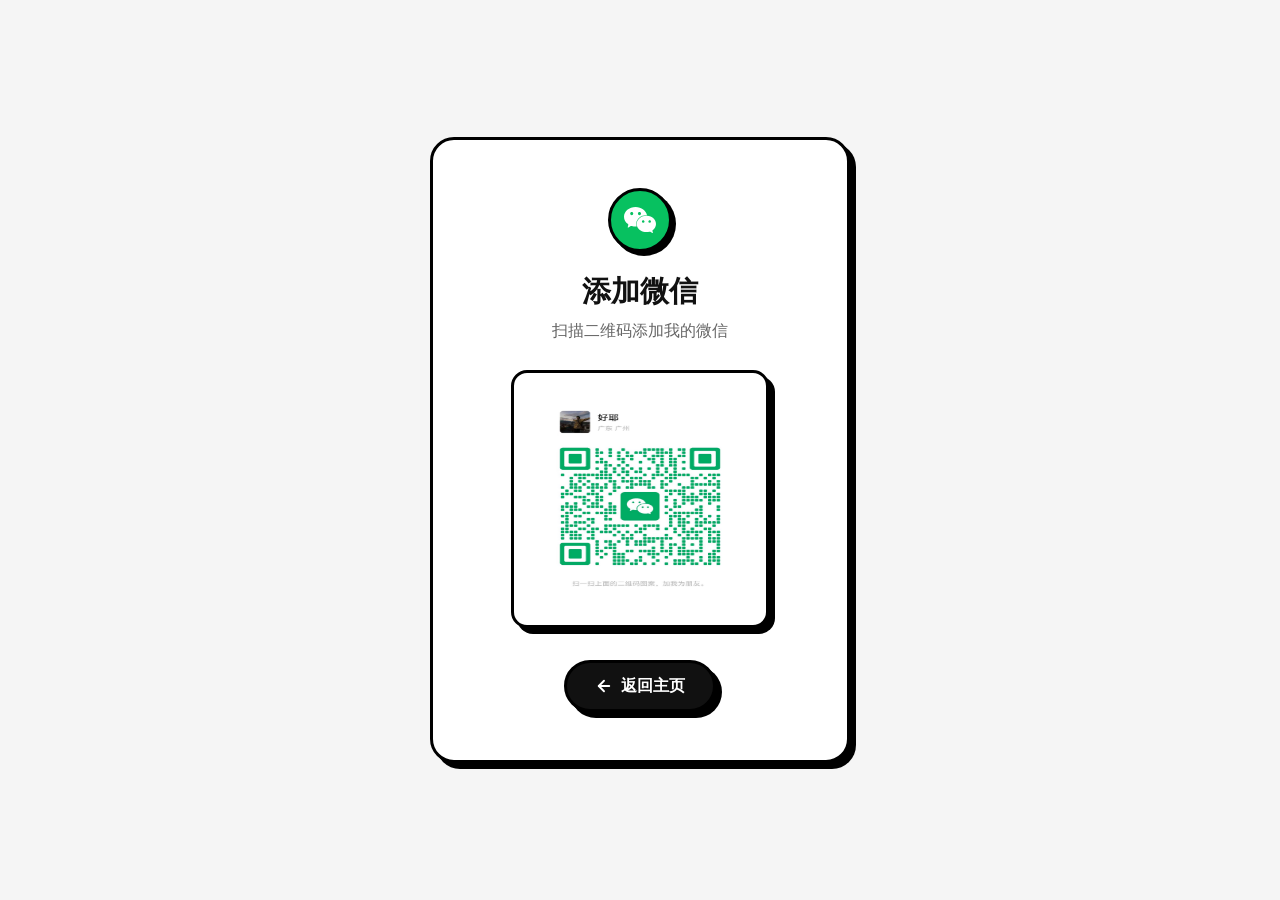
<file: wechat.html>
<!DOCTYPE html>
<html lang="zh-CN">
<head>
  <meta charset="UTF-8">
  <meta name="viewport" content="width=device-width, initial-scale=1.0">
  <title>添加微信 | 好耶</title>
  <link rel="preconnect" href="https://fonts.googleapis.com">
  <link rel="preconnect" href="https://fonts.gstatic.com" crossorigin>
  <link href="https://fonts.googleapis.com/css2?family=Inter:wght@400;500;600;700;800;900&display=swap" rel="stylesheet">
  <style>
    :root {
      --color-bg: #ffffff;
      --color-text: #111111;
      --color-pink: #FF5A5F;
      --color-green: #07C160;
      --shadow-hard: 6px 6px 0px #000;
      --shadow-hard-hover: 10px 10px 0px #000;
      --radius-card: 24px;
      --border-thick: 3px solid #000;
    }

    * {
      margin: 0;
      padding: 0;
      box-sizing: border-box;
    }

    body {
      font-family: 'Inter', -apple-system, BlinkMacSystemFont, 'Segoe UI', Roboto, sans-serif;
      background: #f5f5f5;
      color: var(--color-text);
      min-height: 100vh;
      display: flex;
      align-items: center;
      justify-content: center;
      padding: 24px;
    }

    .wechat-card {
      background: #fff;
      border: var(--border-thick);
      border-radius: var(--radius-card);
      box-shadow: var(--shadow-hard);
      padding: 48px 40px;
      text-align: center;
      max-width: 420px;
      width: 100%;
      animation: cardPop 0.5s cubic-bezier(0.34, 1.56, 0.64, 1);
    }

    @keyframes cardPop {
      0% { transform: scale(0.8) translateY(20px); opacity: 0; }
      100% { transform: scale(1) translateY(0); opacity: 1; }
    }

    .wechat-icon {
      width: 64px;
      height: 64px;
      background: var(--color-green);
      border-radius: 50%;
      border: var(--border-thick);
      display: grid;
      place-items: center;
      margin: 0 auto 20px;
      box-shadow: 4px 4px 0 #000;
    }

    .wechat-icon svg {
      width: 32px;
      height: 32px;
      color: #fff;
    }

    .wechat-card h1 {
      font-size: 1.8rem;
      font-weight: 900;
      margin-bottom: 8px;
    }

    .wechat-card p {
      color: #666;
      font-size: 1rem;
      margin-bottom: 28px;
    }

    .qr-wrapper {
      display: inline-block;
      background: #fff;
      border: var(--border-thick);
      border-radius: 16px;
      padding: 16px;
      box-shadow: var(--shadow-hard);
      margin-bottom: 28px;
      transition: all 0.3s cubic-bezier(0.34, 1.56, 0.64, 1);
    }

    .qr-wrapper:hover {
      transform: translate(-3px, -3px);
      box-shadow: var(--shadow-hard-hover);
    }

    .qr-wrapper img {
      width: 220px;
      height: 220px;
      border-radius: 10px;
      display: block;
    }

    .back-btn {
      display: inline-flex;
      align-items: center;
      gap: 8px;
      padding: 12px 28px;
      font-size: 1rem;
      font-weight: 700;
      border-radius: 50px;
      border: var(--border-thick);
      background: var(--color-text);
      color: #fff;
      box-shadow: var(--shadow-hard);
      text-decoration: none;
      transition: all 0.2s ease;
      cursor: pointer;
      font-family: inherit;
    }

    .back-btn:hover {
      transform: translate(-2px, -2px);
      box-shadow: var(--shadow-hard-hover);
    }

    @media (max-width: 480px) {
      .wechat-card {
        padding: 32px 24px;
      }
      .qr-wrapper img {
        width: 180px;
        height: 180px;
      }
    }
  </style>
</head>
<body>
  <div class="wechat-card">
    <div class="wechat-icon">
      <svg viewBox="0 0 24 24" fill="currentColor">
        <path d="M8.691 2.188C3.891 2.188 0 5.476 0 9.53c0 2.212 1.17 4.203 3.002 5.55a.59.59 0 0 1 .213.665l-.39 1.48c-.019.07-.048.141-.048.213 0 .163.13.295.29.295a.326.326 0 0 0 .167-.054l1.903-1.114a.864.864 0 0 1 .717-.098 10.16 10.16 0 0 0 2.837.403c.276 0 .543-.027.811-.05-.857-2.578.157-4.972 1.932-6.446 1.703-1.415 3.882-1.98 5.853-1.838-.576-3.583-4.196-6.348-8.596-6.348zM5.785 5.991c.642 0 1.162.529 1.162 1.18a1.17 1.17 0 0 1-1.162 1.178A1.17 1.17 0 0 1 4.623 7.17c0-.651.52-1.18 1.162-1.18zm5.813 0c.642 0 1.162.529 1.162 1.18a1.17 1.17 0 0 1-1.162 1.178 1.17 1.17 0 0 1-1.162-1.178c0-.651.52-1.18 1.162-1.18zm5.34 2.867c-1.797-.052-3.746.512-5.28 1.786-1.72 1.428-2.687 3.72-1.78 6.22.942 2.453 3.666 4.229 6.884 4.229.826 0 1.622-.12 2.361-.336a.722.722 0 0 1 .598.082l1.584.926a.272.272 0 0 0 .14.047c.134 0 .24-.111.24-.247 0-.06-.023-.12-.038-.177l-.327-1.233a.582.582 0 0 1-.023-.156.49.49 0 0 1 .201-.398C23.024 18.48 24 16.82 24 14.98c0-3.21-2.931-5.837-6.656-6.088V8.89c-.135-.01-.27-.027-.407-.032zm-2.53 3.274c.535 0 .969.44.969.982a.976.976 0 0 1-.969.983.976.976 0 0 1-.969-.983c0-.542.434-.982.97-.982zm4.844 0c.535 0 .969.44.969.982a.976.976 0 0 1-.969.983.976.976 0 0 1-.969-.983c0-.542.434-.982.969-.982z"/>
      </svg>
    </div>
    <h1>添加微信</h1>
    <p>扫描二维码添加我的微信</p>
    <div class="qr-wrapper">
      <img src="images/wechat-qr.jpg" alt="微信二维码">
    </div>
    <br>
    <a href="index.html#accounts" class="back-btn">
      <svg width="18" height="18" viewBox="0 0 24 24" fill="none" stroke="currentColor" stroke-width="2.5" stroke-linecap="round" stroke-linejoin="round">
        <line x1="19" y1="12" x2="5" y2="12"/>
        <polyline points="12 19 5 12 12 5"/>
      </svg>
      返回主页
    </a>
  </div>
</body>
</html>
</file>
<file: css/style.css>
/* ===== 设计系统 ===== */
:root {
  --color-bg: #ffffff;
  --color-bg-alt: #f5f5f5;
  --color-text: #111111;
  --color-text-muted: #555555;
  --color-border: #000000;
  --color-pink: #FF5A5F;
  --color-blue: #3B82F6;
  --color-yellow: #FBBF24;
  --color-purple: #8B5CF6;
  --color-green: #10B981;
  --shadow-hard: 6px 6px 0px var(--color-border);
  --shadow-hard-hover: 10px 10px 0px var(--color-border);
  --radius-card: 24px;
  --radius-btn: 50px;
  --radius-pill: 8px;
  --border-thick: 3px solid var(--color-border);
}

* {
  margin: 0;
  padding: 0;
  box-sizing: border-box;
}

html {
  scroll-behavior: smooth;
}

body {
  font-family: 'Inter', -apple-system, BlinkMacSystemFont, 'Segoe UI', Roboto, sans-serif;
  background: var(--color-bg);
  color: var(--color-text);
  line-height: 1.6;
  overflow-x: hidden;
}

img {
  max-width: 100%;
  display: block;
}

a {
  text-decoration: none;
  color: inherit;
}

/* ===== 工具类 ===== */
.highlight-pink {
  background: var(--color-pink);
  color: #fff;
  padding: 2px 12px;
  border-radius: var(--radius-pill);
  display: inline-block;
}

.highlight-blue {
  background: var(--color-blue);
  color: #fff;
  padding: 2px 12px;
  border-radius: var(--radius-pill);
  display: inline-block;
}

.highlight-yellow {
  background: var(--color-yellow);
  color: #000;
  padding: 2px 12px;
  border-radius: var(--radius-pill);
  display: inline-block;
}

.highlight-purple {
  background: var(--color-purple);
  color: #fff;
  padding: 2px 12px;
  border-radius: var(--radius-pill);
  display: inline-block;
}

.highlight-green {
  background: var(--color-green);
  color: #fff;
  padding: 2px 12px;
  border-radius: var(--radius-pill);
  display: inline-block;
}

/* ===== 按钮 ===== */
.btn {
  display: inline-flex;
  align-items: center;
  gap: 8px;
  padding: 14px 32px;
  font-size: 1rem;
  font-weight: 600;
  border-radius: var(--radius-btn);
  border: var(--border-thick);
  cursor: pointer;
  transition: all 0.2s ease;
  font-family: inherit;
}

.btn-primary {
  background: var(--color-text);
  color: #fff;
  box-shadow: var(--shadow-hard);
}

.btn-primary:hover {
  transform: translate(-2px, -2px);
  box-shadow: var(--shadow-hard-hover);
}

.btn-secondary {
  background: #fff;
  color: var(--color-text);
  box-shadow: var(--shadow-hard);
}

.btn-secondary:hover {
  transform: translate(-2px, -2px);
  box-shadow: var(--shadow-hard-hover);
}

/* ===== 导航栏 ===== */
.navbar {
  position: fixed;
  top: 24px;
  left: 50%;
  transform: translateX(-50%);
  z-index: 1000;
  background: #fff;
  border: var(--border-thick);
  border-radius: var(--radius-btn);
  padding: 10px 24px;
  box-shadow: var(--shadow-hard);
  width: max-content;
  max-width: 90vw;
}

.nav-container {
  display: flex;
  align-items: center;
  gap: 32px;
}

.logo {
  width: 36px;
  height: 36px;
  background: var(--color-text);
  border-radius: 50%;
  border: var(--border-thick);
  display: grid;
  place-items: center;
  color: #fff;
  font-weight: 800;
  font-size: 14px;
  flex-shrink: 0;
}

.nav-links {
  display: flex;
  list-style: none;
  gap: 28px;
}

.nav-links a {
  font-weight: 600;
  font-size: 0.95rem;
  position: relative;
  padding: 6px 14px;
  border-radius: 50px;
  transition: all 0.2s cubic-bezier(0.34, 1.56, 0.64, 1);
}

.nav-links a:hover,
.nav-links a.active {
  background: var(--color-pink);
  color: #fff;
  box-shadow: 3px 3px 0 #000;
  transform: translate(-1px, -1px);
}

.nav-cta {
  background: var(--color-text);
  color: #fff;
  padding: 8px 20px;
  border-radius: var(--radius-btn);
  font-weight: 600;
  font-size: 0.9rem;
  border: var(--border-thick);
  box-shadow: 3px 3px 0px var(--color-border);
  transition: all 0.2s ease;
}

.nav-cta:hover {
  transform: translate(-2px, -2px);
  box-shadow: 5px 5px 0px var(--color-border);
}

.mobile-toggle {
  display: none;
  background: none;
  border: none;
  cursor: pointer;
}

/* ===== 容器 ===== */
.container {
  max-width: 1200px;
  margin: 0 auto;
  padding: 0 24px;
}

.section {
  padding: 100px 0;
}

.section-title {
  font-size: clamp(2rem, 5vw, 3.5rem);
  font-weight: 800;
  line-height: 1.2;
  margin-bottom: 16px;
}

.section-desc {
  color: var(--color-text-muted);
  font-size: 1.1rem;
  max-width: 600px;
  line-height: 1.7;
}

/* ===== 首页 ===== */
.home-section {
  padding-top: 160px;
  padding-bottom: 80px;
}

.hero {
  display: grid;
  grid-template-columns: 1fr 1fr;
  gap: 60px;
  align-items: center;
}

.hero-title {
  font-size: clamp(2.5rem, 6vw, 4.5rem);
  font-weight: 900;
  line-height: 1.15;
  margin-bottom: 24px;
}

.hero-greeting {
  font-size: 0.5em;
  font-weight: 700;
  opacity: 0.85;
  letter-spacing: 2px;
}

.name-highlight {
  font-size: 1.7em;
  display: inline-block;
  margin: 4px 0 14px;
  letter-spacing: -3px;
  cursor: default;
  position: relative;
  transition: transform 0.25s cubic-bezier(0.34, 1.56, 0.64, 1);
}

.name-highlight .name-shake {
  display: inline-block;
  animation: gentleWobble 4s ease-in-out infinite;
}

@keyframes gentleWobble {
  0%, 100% { transform: rotate(-5deg) translateY(0); }
  15% { transform: rotate(4deg) translateY(-5px); }
  30% { transform: rotate(-3deg) translateY(3px); }
  45% { transform: rotate(5deg) translateY(-4px); }
  60% { transform: rotate(-4deg) translateY(2px); }
  75% { transform: rotate(3deg) translateY(-3px); }
  90% { transform: rotate(-2deg) translateY(1px); }
}

.name-highlight::after {
  content: '';
  position: absolute;
  bottom: 8px;
  left: -4px;
  right: -4px;
  height: 10px;
  background: rgba(255, 90, 95, 0.2);
  border-radius: 4px;
  z-index: -1;
  transform: scaleX(0.95);
}

.name-highlight:hover,
.name-highlight:active {
  transform: scale(1.2) rotate(4deg);
}

.hero-tags {
  font-size: 0.52em;
  font-weight: 800;
  display: inline-flex;
  align-items: center;
  gap: 10px;
  flex-wrap: wrap;
  line-height: 1.4;
}

.hero-tags span[class^="highlight"] {
  display: inline-block;
  transition: transform 0.25s cubic-bezier(0.34, 1.56, 0.64, 1);
  cursor: default;
}

.hero-tags span[class^="highlight"]:hover {
  transform: scale(1.2) rotate(4deg);
}

.wobble-hover {
  display: inline-block;
  transition: transform 0.25s cubic-bezier(0.34, 1.56, 0.64, 1);
  cursor: default;
}

.wobble-hover:hover {
  transform: scale(1.18) rotate(3deg);
}

.tag-dot {
  color: var(--color-text);
  opacity: 0.25;
  font-weight: 900;
  font-size: 1.2em;
  transform: translateY(-1px);
}

@keyframes namePop {
  0% { transform: scale(0) translateY(30px); opacity: 0; }
  100% { transform: scale(1) translateY(0); opacity: 1; }
}

@keyframes nameFloat {
  0%, 100% { transform: translateY(0); }
  50% { transform: translateY(-8px); }
}

.hero-text {
  color: var(--color-text-muted);
  font-size: 1.15rem;
  margin-bottom: 36px;
  max-width: 480px;
  line-height: 1.8;
}

.hero-buttons {
  display: flex;
  gap: 16px;
  flex-wrap: wrap;
}

.hero-visual {
  display: flex;
  justify-content: center;
  align-items: center;
}

.avatar-frame {
  width: 380px;
  height: 380px;
  background: var(--color-yellow);
  border-radius: var(--radius-card);
  border: var(--border-thick);
  box-shadow: var(--shadow-hard);
  display: grid;
  place-items: center;
  position: relative;
  overflow: hidden;
  transition: transform 0.3s cubic-bezier(0.34, 1.56, 0.64, 1), box-shadow 0.3s ease;
}

.avatar-frame:hover {
  transform: scale(1.05) rotate(2deg);
  box-shadow: var(--shadow-hard-hover);
}

.avatar-frame svg,
.avatar-frame .avatar-img {
  transition: transform 0.3s cubic-bezier(0.34, 1.56, 0.64, 1);
  width: 100%;
  height: 100%;
  object-fit: cover;
  border-radius: var(--radius-card);
}

.avatar-frame:hover svg,
.avatar-frame:hover .avatar-img {
  transform: scale(1.1) rotate(-4deg);
}

/* 手机端专用头像（放在tags和简介之间） */
.hero-avatar-mobile {
  display: none;
}

/* ===== 跑马灯 ===== */
.marquee {
  background: var(--color-border);
  color: #fff;
  padding: 20px 0;
  transform: rotate(-1.5deg);
  overflow: hidden;
  margin: 40px 0;
  border-top: var(--border-thick);
  border-bottom: var(--border-thick);
}

.marquee-track {
  display: flex;
  gap: 60px;
  width: max-content;
  animation: marquee 20s linear infinite;
}

.marquee-item {
  font-size: 1.3rem;
  font-weight: 700;
  display: flex;
  align-items: center;
  gap: 10px;
  white-space: nowrap;
}

.marquee-item svg {
  width: 24px;
  height: 24px;
  flex-shrink: 0;
}

@keyframes marquee {
  0% { transform: translateX(0); }
  100% { transform: translateX(-50%); }
}

/* ===== 关于我 ===== */
.about-section {
  background: var(--color-bg);
}

.about-grid {
  display: grid;
  grid-template-columns: 1fr 1fr;
  gap: 80px;
  align-items: center;
}

.about-image {
  display: flex;
  justify-content: center;
}

.about-circle {
  width: 400px;
  height: 400px;
  background: var(--color-pink);
  border-radius: 50%;
  border: var(--border-thick);
  box-shadow: var(--shadow-hard);
  display: grid;
  place-items: center;
  position: relative;
}

.about-features {
  margin-top: 32px;
  display: flex;
  flex-direction: column;
  gap: 20px;
}

.feature-item {
  display: flex;
  gap: 16px;
  align-items: flex-start;
}

.feature-icon {
  width: 24px;
  height: 24px;
  border-radius: 6px;
  border: var(--border-thick);
  flex-shrink: 0;
  margin-top: 2px;
}

.feature-icon.blue { background: var(--color-blue); }
.feature-icon.pink { background: var(--color-pink); }
.feature-icon.yellow { background: var(--color-yellow); }

.feature-text h4 {
  font-size: 1.1rem;
  font-weight: 700;
  margin-bottom: 4px;
}

.stat-number {
  font-size: 1.45em;
  font-weight: 900;
  letter-spacing: -1px;
  color: var(--color-text);
  text-shadow: 3px 3px 0px rgba(59, 130, 246, 0.25);
  display: inline-block;
  transition: all 0.3s cubic-bezier(0.34, 1.56, 0.64, 1);
  cursor: default;
}

.feature-item:hover .stat-number {
  transform: scale(1.35) rotate(8deg) translateY(-4px);
  text-shadow: 5px 5px 0px rgba(255, 90, 95, 0.4);
  color: var(--color-pink);
}

.feature-text p {
  color: var(--color-text-muted);
  font-size: 0.95rem;
  line-height: 1.6;
}

/* ===== 经历时间线（放在关于我下方） ===== */
.experience-section {
  background: #111;
  color: #fff;
  padding: 100px 0;
  margin-top: 60px;
}

.experience-header {
  margin-bottom: 60px;
}

.experience-header .section-title {
  color: #fff;
}

.experience-header .section-desc {
  color: #aaa;
}

.timeline {
  display: flex;
  flex-direction: column;
  gap: 24px;
  max-width: 800px;
  margin: 0 auto;
}

.timeline-card {
  background: #fff;
  color: var(--color-text);
  border: var(--border-thick);
  border-radius: var(--radius-card);
  padding: 28px 32px;
  box-shadow: var(--shadow-hard);
  display: grid;
  grid-template-columns: 1fr auto;
  gap: 16px;
  align-items: start;
  transition: transform 0.2s ease;
}

.timeline-card:hover {
  transform: translate(-3px, -3px);
  box-shadow: var(--shadow-hard-hover);
}

.timeline-date {
  font-weight: 700;
  font-size: 0.9rem;
  margin-bottom: 8px;
  color: var(--color-text-muted);
}

.timeline-title {
  font-size: 1.3rem;
  font-weight: 800;
  margin-bottom: 8px;
}

.timeline-desc {
  color: var(--color-text-muted);
  font-size: 0.95rem;
  line-height: 1.6;
}

.timeline-icon {
  width: 48px;
  height: 48px;
  border-radius: 50%;
  border: var(--border-thick);
  display: grid;
  place-items: center;
}

/* ===== 我的账号 ===== */
.accounts-section {
  background: var(--color-bg-alt);
}

.accounts-grid {
  display: flex;
  flex-wrap: wrap;
  gap: 24px;
  margin-top: 48px;
  justify-content: center;
}

.account-card {
  flex: 0 1 280px;
  background: #fff;
  border: var(--border-thick);
  border-radius: var(--radius-card);
  overflow: hidden;
  box-shadow: var(--shadow-hard);
  transition: all 0.2s cubic-bezier(0.34, 1.56, 0.64, 1);
  cursor: pointer;
  text-decoration: none;
  color: inherit;
  display: block;
}

.account-card:hover {
  transform: translate(-4px, -4px);
  box-shadow: var(--shadow-hard-hover);
}

.account-card-visual {
  height: 160px;
  display: grid;
  place-items: center;
  border-bottom: var(--border-thick);
}

.account-card-visual svg {
  transition: transform 0.3s cubic-bezier(0.34, 1.56, 0.64, 1);
}

.account-card:hover .account-card-visual svg {
  transform: scale(1.15) rotate(-4deg);
}

.account-card-info {
  padding: 20px 24px;
}

.account-card-info h3 {
  font-size: 1.1rem;
  font-weight: 800;
  margin-bottom: 4px;
}

.account-card-info p {
  color: var(--color-text-muted);
  font-size: 0.9rem;
  font-weight: 600;
}

/* 微信二维码展开 */
.account-card[data-wechat] {
  cursor: pointer;
}

.wechat-qr {
  display: none;
  padding: 20px;
  text-align: center;
  border-top: var(--border-thick);
  background: #f0fdf4;
}

.wechat-qr img {
  width: 160px;
  height: 160px;
  border-radius: 12px;
  border: var(--border-thick);
  box-shadow: var(--shadow-hard);
  object-fit: cover;
}

.wechat-qr p {
  margin-top: 10px;
  font-size: 0.85rem;
  font-weight: 700;
  color: var(--color-text-muted);
}

.account-card.wechat-open .wechat-qr {
  display: block;
  animation: qrPop 0.3s cubic-bezier(0.34, 1.56, 0.64, 1);
}

@keyframes qrPop {
  0% { opacity: 0; transform: translateY(-10px) scale(0.95); }
  100% { opacity: 1; transform: translateY(0) scale(1); }
}

/* ===== 我的作品 ===== */
.works-section {
  background: var(--color-bg);
}

.works-header {
  text-align: center;
  margin-bottom: 60px;
}

.works-header .section-desc {
  margin: 0 auto;
}

/* 摄影作品画廊 — Bento Grid */
.photo-gallery {
  display: grid;
  gap: 24px;
  align-items: stretch;
}

.photo-item {
  background: #fff;
  border: var(--border-thick);
  border-radius: var(--radius-card);
  overflow: hidden;
  box-shadow: var(--shadow-hard);
  transition: all 0.3s cubic-bezier(0.34, 1.56, 0.64, 1);
  cursor: pointer;
  display: flex;
  flex-direction: column;
  height: 100%;
}

.photo-item:hover {
  transform: translate(-4px, -4px);
  box-shadow: var(--shadow-hard-hover);
}

.photo-img-wrap {
  flex: 1;
  min-height: 160px;
  overflow: hidden;
  position: relative;
}

.photo-img-wrap img {
  width: 100%;
  height: 100%;
  object-fit: cover;
  display: block;
  transition: transform 0.5s cubic-bezier(0.34, 1.56, 0.64, 1);
}

.photo-item:hover .photo-img-wrap img {
  transform: scale(1.05);
}

/* 桌面端：12等分Bento，横竖嵌套 */
@media (min-width: 901px) {
  .photo-gallery {
    grid-template-columns: repeat(12, 1fr);
  }

  /* Row 1: 竖 竖 横 */
  .photo-item:nth-child(1) { grid-area: 1 / 1 / 2 / 4; }
  .photo-item:nth-child(2) { grid-area: 1 / 4 / 2 / 7; }
  .photo-item:nth-child(3) { grid-area: 1 / 7 / 2 / 13; }

  /* Row 2: 竖 竖 竖 竖 */
  .photo-item:nth-child(4) { grid-area: 2 / 1 / 3 / 4; }
  .photo-item:nth-child(5) { grid-area: 2 / 4 / 3 / 7; }
  .photo-item:nth-child(6) { grid-area: 2 / 7 / 3 / 10; }
  .photo-item:nth-child(7) { grid-area: 2 / 10 / 3 / 13; }

  /* Row 3: 横 竖 竖 */
  .photo-item:nth-child(8) { grid-area: 3 / 1 / 4 / 7; }
  .photo-item:nth-child(9) { grid-area: 3 / 7 / 4 / 10; }
  .photo-item:nth-child(10) { grid-area: 3 / 10 / 4 / 13; }

  /* Row 4: 居中收尾 — 竖 横 */
  .photo-item:nth-child(11) { grid-area: 4 / 4 / 5 / 7; }
  .photo-item:nth-child(12) { grid-area: 4 / 7 / 5 / 13; }
}

/* 平板端：恢复标准2列，重置grid-area避免Bento规则干扰 */
@media (max-width: 900px) {
  .photo-gallery {
    grid-template-columns: repeat(2, 1fr);
  }
  .photo-item {
    grid-area: auto;
  }
}

/* 手机端：单列 */
@media (max-width: 600px) {
  .photo-gallery {
    grid-template-columns: 1fr;
  }
}

.photo-meta {
  padding: 20px;
  border-top: var(--border-thick);
}

.photo-meta h3 {
  font-size: 1.05rem;
  font-weight: 800;
  margin-bottom: 10px;
  line-height: 1.3;
}

.photo-tags {
  display: flex;
  flex-wrap: wrap;
  gap: 6px;
  margin-bottom: 12px;
}

.photo-tags .tag {
  background: var(--color-yellow);
  color: #000;
  padding: 3px 10px;
  border-radius: 50px;
  font-size: 0.7rem;
  font-weight: 800;
  border: 2px solid #000;
  box-shadow: 2px 2px 0 #000;
}

.photo-meta p {
  color: var(--color-text-muted);
  font-size: 0.9rem;
  line-height: 1.6;
  margin-bottom: 14px;
}

.photo-link {
  font-weight: 700;
  font-size: 0.9rem;
  display: inline-flex;
  align-items: center;
  gap: 6px;
  text-decoration: none;
  color: inherit;
  transition: gap 0.2s ease;
}

.photo-link:hover {
  gap: 12px;
  color: var(--color-pink);
}

.toast-message {
  position: fixed;
  bottom: 40px;
  left: 50%;
  transform: translateX(-50%) translateY(20px);
  background: #000;
  color: #fff;
  padding: 14px 28px;
  border-radius: 50px;
  font-weight: 700;
  font-size: 0.95rem;
  box-shadow: 4px 4px 0 rgba(0,0,0,0.2);
  border: 3px solid #000;
  z-index: 9999;
  opacity: 0;
  pointer-events: none;
  transition: all 0.3s cubic-bezier(0.34, 1.56, 0.64, 1);
}

.toast-message.show {
  opacity: 1;
  transform: translateX(-50%) translateY(0);
}

/* ===== 页脚 ===== */
.footer {
  background: var(--color-text);
  color: #fff;
  text-align: center;
  padding: 48px 24px;
  border-top: var(--border-thick);
}

.footer p {
  opacity: 0.7;
  font-size: 0.9rem;
}

/* ===== 滚动动画 ===== */
.reveal {
  opacity: 0;
  transform: translateY(40px);
  transition: all 0.8s cubic-bezier(0.16, 1, 0.3, 1);
}

.reveal.visible {
  opacity: 1;
  transform: translateY(0);
}

/* masonry布局中禁用transform，避免位置错乱 */
/* ===== 响应式 ===== */
@media (max-width: 900px) {
  .section {
    padding: 60px 0;
  }

  .home-section {
    padding-top: 120px;
    padding-bottom: 40px;
  }

  .hero {
    grid-template-columns: 1fr;
    gap: 40px;
    text-align: center;
  }

  .hero-content {
    order: 2;
  }

  .hero-visual {
    order: 1;
  }

  .hero-avatar-mobile {
    display: flex;
    justify-content: center;
    margin: 16px 0;
  }

  .hero-avatar-mobile .avatar-frame {
    width: 200px;
    height: 200px;
  }

  .hero-visual {
    display: none;
  }

  .hero-text {
    margin: 0 auto 28px;
    font-size: 1rem;
  }

  .hero-buttons {
    justify-content: center;
  }

  .about-grid {
    grid-template-columns: 1fr;
    gap: 40px;
  }

  .about-content {
    text-align: center;
  }

  .about-features {
    text-align: left;
  }

  .work-card,
  .work-card.reverse {
    grid-template-columns: 1fr;
    direction: ltr;
  }

  .work-card.reverse > * {
    direction: ltr;
  }

  .work-visual {
    border-left: none !important;
    border-right: none !important;
    border-top: var(--border-thick);
    min-height: 240px;
  }

  .accounts-grid {
    gap: 16px;
    margin-top: 32px;
  }

  .account-card {
    flex: 0 1 calc(50% - 8px);
    min-width: 0;
  }

  .account-card-visual {
    height: 120px;
  }

  .account-card-visual svg {
    width: 60px;
    height: 60px;
  }

  .photo-gallery {
    grid-template-columns: repeat(2, 1fr);
    gap: 16px;
  }

  .timeline-card {
    grid-template-columns: 1fr;
  }

  .nav-links {
    display: none;
  }

  .mobile-toggle {
    display: block;
  }

  .navbar {
    width: calc(100% - 32px);
    left: 16px;
    top: 16px;
    transform: none;
    border-radius: 16px;
    padding: 8px 16px;
  }

  .nav-container {
    justify-content: space-between;
    width: 100%;
    gap: 16px;
  }

  .logo {
    width: 32px;
    height: 32px;
    font-size: 12px;
  }

  .nav-cta {
    display: none;
  }

  .avatar-frame,
  .about-circle {
    width: 240px;
    height: 240px;
  }

  .experience-section {
    padding: 60px 0;
  }

  .works-header {
    margin-bottom: 32px;
  }

  .section-title {
    font-size: clamp(1.6rem, 5vw, 2.5rem);
  }

  .section-desc {
    font-size: 1rem;
  }
}

@media (max-width: 600px) {
  .container {
    padding: 0 16px;
  }

  .section {
    padding: 48px 0;
  }

  .home-section {
    padding-top: 100px;
  }

  .hero {
    gap: 28px;
  }

  .hero-title {
    font-size: clamp(2rem, 8vw, 3rem);
  }

  .hero-greeting {
    font-size: 0.45em;
  }

  .name-highlight {
    font-size: 1.4em;
    letter-spacing: -1px;
    margin: 2px 0 10px;
  }

  .hero-tags {
    font-size: 0.48em;
    gap: 6px;
  }

  .hero-text {
    font-size: 0.95rem;
    margin-bottom: 24px;
  }

  .hero-buttons {
    flex-direction: column;
    gap: 12px;
  }

  .btn {
    width: 100%;
    justify-content: center;
    padding: 12px 24px;
    font-size: 0.95rem;
  }

  .avatar-frame,
  .about-circle {
    width: 200px;
    height: 200px;
  }

  .marquee {
    padding: 14px 0;
    margin: 24px 0;
  }

  .marquee-item {
    font-size: 1rem;
    gap: 8px;
  }

  .marquee-item svg {
    width: 18px;
    height: 18px;
  }

  .marquee-track {
    gap: 40px;
  }

  .about-grid {
    gap: 32px;
  }

  .feature-item {
    gap: 12px;
  }

  .feature-text h4 {
    font-size: 1rem;
  }

  .feature-text p {
    font-size: 0.88rem;
  }

  .stat-number {
    font-size: 1.2em;
  }

  .accounts-grid {
    gap: 12px;
    margin-top: 24px;
  }

  .account-card {
    flex: 1 1 100%;
    border-radius: 20px;
  }

  .account-card-visual {
    height: 100px;
  }

  .account-card-visual svg {
    width: 48px;
    height: 48px;
  }

  .account-card-info {
    padding: 16px 20px;
  }

  .photo-gallery {
    grid-template-columns: 1fr;
    gap: 16px;
  }

  .photo-item {
    border-radius: 20px;
  }

  .photo-meta {
    padding: 16px;
  }

  .photo-meta h3 {
    font-size: 1rem;
    margin-bottom: 8px;
  }

  .photo-tags {
    margin-bottom: 10px;
  }

  .photo-meta p {
    font-size: 0.85rem;
    margin-bottom: 12px;
  }

  .works-section .section-desc {
    font-size: 0.95rem;
  }

  .footer {
    padding: 36px 20px;
  }
}

/* ===== ID CARD ===== */
.id-card {
  background: #fff;
  border: var(--border-thick);
  border-radius: var(--radius-card);
  box-shadow: var(--shadow-hard);
  overflow: hidden;
  width: 100%;
  max-width: 420px;
  font-family: inherit;
  transition: transform 0.3s cubic-bezier(0.34, 1.56, 0.64, 1), box-shadow 0.3s ease;
}

.id-card:hover {
  transform: translate(-4px, -4px);
  box-shadow: var(--shadow-hard-hover);
}

.id-card-header {
  background: #10B981;
  border-bottom: var(--border-thick);
  padding: 18px 22px;
  display: flex;
  justify-content: space-between;
  align-items: flex-start;
  position: relative;
}

.id-card-title {
  font-size: 1.7rem;
  font-weight: 900;
  color: #000;
  letter-spacing: 1px;
}

.id-card-subtitle {
  font-size: 0.7rem;
  font-weight: 800;
  color: rgba(0,0,0,0.7);
  margin-top: 4px;
  letter-spacing: 0.5px;
}

.id-card-badge {
  width: 62px;
  height: 62px;
  background: #FF5A5F;
  border-radius: 50%;
  border: var(--border-thick);
  box-shadow: 3px 3px 0 #000;
  display: grid;
  place-items: center;
  position: absolute;
  top: -22px;
  right: 18px;
  text-align: center;
}

.id-card-badge svg {
  width: 26px;
  height: 26px;
}

.id-card-badge span {
  font-size: 0.5rem;
  font-weight: 900;
  color: #fff;
  margin-top: -2px;
  letter-spacing: 0.5px;
}

.id-card-body {
  padding: 20px;
  display: grid;
  grid-template-columns: 1fr 1.5fr;
  gap: 16px;
}

.id-card-photo {
  width: 100%;
  aspect-ratio: 1;
  background: #f8f8f8;
  border-radius: 16px;
  border: var(--border-thick);
  display: grid;
  place-items: center;
  overflow: hidden;
}

.id-card-photo svg,
.id-card-photo .id-card-img {
  width: 100%;
  height: 100%;
  object-fit: cover;
  border-radius: 12px;
}

.id-card-tags {
  display: flex;
  gap: 8px;
  margin-top: 10px;
  flex-wrap: wrap;
}

.id-tag {
  padding: 4px 10px;
  border-radius: 50px;
  border: var(--border-thick);
  font-size: 0.68rem;
  font-weight: 800;
  box-shadow: 2px 2px 0 #000;
}

.id-tag-blue { background: #3B82F6; color: #fff; }
.id-tag-pink { background: #FF5A5F; color: #fff; }

.id-card-right {
  display: flex;
  flex-direction: column;
  gap: 10px;
}

.id-field {
  padding: 10px 14px;
  border-radius: 12px;
  border: var(--border-thick);
  box-shadow: 3px 3px 0 #000;
  transition: transform 0.2s ease;
}

.id-field:hover {
  transform: translate(-2px, -2px);
  box-shadow: 5px 5px 0 #000;
}

.id-field-label {
  font-size: 0.6rem;
  font-weight: 800;
  color: rgba(0,0,0,0.6);
  margin-bottom: 2px;
  letter-spacing: 1.5px;
}

.id-field-value {
  font-size: 1.05rem;
  font-weight: 900;
  color: #000;
}

.id-field-yellow { background: #FBBF24; }
.id-field-blue { background: #BFDBFE; }
.id-field-purple { background: #E9D5FF; }

.id-card-footer {
  padding: 16px 20px;
  border-top: 2px dashed rgba(0,0,0,0.15);
  display: grid;
  grid-template-columns: 1fr 1.2fr auto;
  gap: 12px;
  align-items: center;
}

.idno-label {
  font-size: 0.6rem;
  font-weight: 800;
  color: rgba(0,0,0,0.5);
  letter-spacing: 1.5px;
}

.idno-value {
  font-size: 0.8rem;
  font-weight: 800;
  color: #000;
  margin-top: 2px;
}

.id-card-barcode {
  display: flex;
  align-items: flex-end;
  gap: 3px;
  height: 32px;
}

.barcode-line {
  width: 4px;
  background: #000;
  border-radius: 2px;
  animation: barcodeFloat 1.8s ease-in-out infinite;
}

@keyframes barcodeFloat {
  0%, 100% { transform: translateY(0); }
  50% { transform: translateY(-5px); }
}

.barcode-line:nth-child(1) { height: 60%; animation-delay: 0s; }
.barcode-line:nth-child(2) { height: 90%; animation-delay: 0.15s; }
.barcode-line:nth-child(3) { height: 50%; animation-delay: 0.3s; }
.barcode-line:nth-child(4) { height: 80%; animation-delay: 0.45s; }
.barcode-line:nth-child(5) { height: 100%; animation-delay: 0.6s; }
.barcode-line:nth-child(6) { height: 40%; animation-delay: 0.75s; }
.barcode-line:nth-child(7) { height: 70%; animation-delay: 0.9s; }
.barcode-line:nth-child(8) { height: 55%; animation-delay: 1.05s; }
.barcode-line:nth-child(9) { height: 85%; animation-delay: 1.2s; }
.barcode-line:nth-child(10) { height: 45%; animation-delay: 1.35s; }

.id-card-stamp {
  width: 54px;
  height: 54px;
  border-radius: 50%;
  border: var(--border-thick);
  background: #FF5A5F;
  box-shadow: 3px 3px 0 #000;
  display: grid;
  place-items: center;
  position: relative;
  animation: stampWiggle 4s ease-in-out infinite;
}

.stamp-inner {
  width: 34px;
  height: 34px;
  border-radius: 50%;
  background: #10B981;
  border: 2px solid #000;
  display: grid;
  place-items: center;
  font-size: 0.45rem;
  font-weight: 900;
  color: #000;
  text-align: center;
  line-height: 1.2;
}

@keyframes stampWiggle {
  0%, 100% { transform: rotate(-3deg); }
  50% { transform: rotate(3deg); }
}

@media (max-width: 900px) {
  .id-card {
    max-width: 100%;
    margin: 0 auto;
    border-radius: 20px;
  }
  .id-card-header {
    padding: 14px 18px;
  }
  .id-card-title {
    font-size: 1.4rem;
  }
  .id-card-badge {
    width: 50px;
    height: 50px;
    top: -18px;
    right: 14px;
  }
  .id-card-badge svg {
    width: 22px;
    height: 22px;
  }
  .id-card-body {
    grid-template-columns: 1fr 1.3fr;
    gap: 12px;
    padding: 16px;
  }
  .id-card-footer {
    grid-template-columns: 1fr 1fr;
    gap: 8px;
    padding: 14px 16px;
  }
  .id-card-stamp {
    display: none;
  }
}

/* ===== 地球Online 游戏进度 ===== */
.experience-section {
  background-color: #fafafa;
  background-image:
    linear-gradient(rgba(0,0,0,0.04) 1px, transparent 1px),
    linear-gradient(90deg, rgba(0,0,0,0.04) 1px, transparent 1px);
  background-size: 24px 24px;
  padding: 100px 0;
  color: var(--color-text);
}

.experience-header .section-title {
  color: var(--color-text);
}

.experience-header .section-desc {
  color: var(--color-text-muted);
}

.game-title {
  font-family: 'Inter', 'Microsoft YaHei', 'SimHei', 'Helvetica Neue', sans-serif;
  font-weight: 900;
  letter-spacing: 2px;
  text-shadow: 3px 3px 0 rgba(0,0,0,0.12);
}

.game-timeline {
  position: relative;
  max-width: 900px;
  margin: 60px auto 0;
  padding: 20px 0;
}

.game-timeline-line {
  position: absolute;
  left: 50%;
  top: 0;
  bottom: 0;
  width: 3px;
  background: repeating-linear-gradient(
    to bottom,
    #000 0,
    #000 10px,
    transparent 10px,
    transparent 20px
  );
  transform: translateX(-50%);
  border-radius: 2px;
}

.timeline-dot {
  position: absolute;
  left: 50%;
  transform: translateX(-50%);
  width: 14px;
  height: 14px;
  background: #000;
  border-radius: 50%;
  border: 3px solid #fff;
  box-shadow: 2px 2px 0 #000;
  z-index: 1;
}

.game-card-wrapper {
  position: relative;
  width: 42%;
  margin-bottom: 50px;
}

.game-card-wrapper:last-child {
  margin-bottom: 0;
}

.game-card-left {
  margin-left: 0;
  margin-right: auto;
}

.game-card-right {
  margin-left: auto;
  margin-right: 0;
}

.game-card-tag {
  display: inline-block;
  padding: 6px 16px;
  border-radius: 50px;
  border: var(--border-thick);
  color: #fff;
  font-size: 0.75rem;
  font-weight: 800;
  box-shadow: 3px 3px 0 #000;
  margin-bottom: 12px;
}

.game-card {
  background: #fff;
  border: var(--border-thick);
  border-radius: 20px;
  padding: 24px;
  box-shadow: var(--shadow-hard);
  transition: all 0.25s cubic-bezier(0.34, 1.56, 0.64, 1);
}

.game-card:hover,
.game-card:active {
  transform: translate(-4px, -4px) scale(1.02) rotate(-1deg);
  box-shadow: var(--shadow-hard-hover);
}

.game-card-icon {
  width: 42px;
  height: 42px;
  border-radius: 50%;
  border: var(--border-thick);
  display: grid;
  place-items: center;
  margin-bottom: 12px;
  box-shadow: 3px 3px 0 #000;
  transition: transform 0.25s cubic-bezier(0.34, 1.56, 0.64, 1);
}

.game-card:hover .game-card-icon,
.game-card:active .game-card-icon {
  transform: scale(1.15) rotate(8deg);
}

.game-card-meta {
  display: flex;
  align-items: center;
  gap: 10px;
  margin-bottom: 10px;
  flex-wrap: wrap;
}

.game-date {
  font-size: 0.85rem;
  font-weight: 700;
  color: var(--color-text-muted);
}

.game-badge {
  padding: 4px 10px;
  border-radius: 6px;
  border: var(--border-thick);
  color: #fff;
  font-size: 0.65rem;
  font-weight: 800;
  box-shadow: 2px 2px 0 #000;
}

.game-card-title {
  font-size: 1.3rem;
  font-weight: 800;
  margin-bottom: 8px;
}

.game-card-desc {
  color: var(--color-text-muted);
  font-size: 0.95rem;
  line-height: 1.6;
}

.game-node {
  position: absolute;
  width: 22px;
  height: 22px;
  background: #fff;
  border: var(--border-thick);
  border-radius: 50%;
  top: 48px;
  left: 50%;
  transform: translateX(-50%);
  box-shadow: 2px 2px 0 #000;
  z-index: 2;
  cursor: pointer;
  transition: all 0.3s cubic-bezier(0.34, 1.56, 0.64, 1);
}

.game-node::after {
  content: attr(data-title);
  position: absolute;
  white-space: nowrap;
  font-size: 0.85rem;
  font-weight: 800;
  color: #fff;
  background: #000;
  padding: 4px 10px;
  border-radius: 6px;
  bottom: calc(100% + 6px);
  left: 50%;
  transform: translateX(-50%) scale(0.9);
  transition: all 0.3s cubic-bezier(0.34, 1.56, 0.64, 1);
  opacity: 0.85;
  pointer-events: none;
}

.game-card-wrapper:hover .game-node {
  transform: translateX(-50%) scale(1.35);
  box-shadow: 4px 4px 0 #000;
  background: var(--color-pink);
}

.game-card-wrapper:hover .game-node::after {
  transform: translateX(-50%) scale(1.15) rotate(-2deg);
  bottom: calc(100% + 14px);
  opacity: 1;
}

@media (max-width: 768px) {
  .experience-section {
    padding: 48px 0;
  }

  .experience-header {
    margin-bottom: 32px;
  }

  .game-timeline {
    margin-top: 24px;
    padding: 0;
  }

  .game-timeline-line {
    left: 20px;
    transform: none;
  }

  .timeline-dot {
    left: 20px;
    transform: none;
    width: 10px;
    height: 10px;
    margin-left: -5px;
  }

  .game-card-wrapper {
    width: calc(100% - 52px);
    margin-left: 52px !important;
    margin-right: 0 !important;
    margin-bottom: 24px;
  }

  .game-card {
    padding: 16px;
    border-radius: 14px;
  }

  .game-card-icon {
    width: 32px;
    height: 32px;
    margin-bottom: 8px;
  }

  .game-card-icon svg {
    width: 14px;
    height: 14px;
  }

  .game-card-meta {
    margin-bottom: 6px;
  }

  .game-date {
    font-size: 0.78rem;
  }

  .game-card-title {
    font-size: 1rem;
    margin-bottom: 4px;
  }

  .game-card-desc {
    font-size: 0.85rem;
    line-height: 1.5;
  }

  .game-node {
    left: -32px;
    width: 18px;
    height: 18px;
    transform: none;
  }

  .game-card-wrapper:hover .game-node {
    transform: scale(1.2);
  }

  .game-node::after {
    display: none;
  }
}


/* ===== 小屏幕精细调整（iPhone SE 等） ===== */
@media (max-width: 480px) {
  .container {
    padding: 0 12px;
  }

  .section {
    padding: 36px 0;
  }

  .home-section {
    padding-top: 90px;
    padding-bottom: 24px;
  }

  .hero {
    gap: 20px;
  }

  .hero-title {
    font-size: clamp(1.7rem, 9vw, 2.2rem);
    margin-bottom: 16px;
  }

  .name-highlight {
    font-size: 1.3em;
    letter-spacing: 0;
    padding: 2px 8px;
  }

  .hero-tags {
    font-size: 0.42em;
    gap: 4px;
  }

  .hero-tags span[class^="highlight"] {
    padding: 2px 8px;
  }

  .tag-dot {
    font-size: 1em;
  }

  .hero-text {
    font-size: 0.9rem;
    margin-bottom: 20px;
    line-height: 1.7;
  }

  .avatar-frame,
  .about-circle {
    width: 170px;
    height: 170px;
    border-radius: 20px;
  }

  .navbar {
    width: calc(100% - 24px);
    left: 12px;
    top: 12px;
    padding: 6px 12px;
    border-radius: 14px;
  }

  .logo {
    width: 28px;
    height: 28px;
    font-size: 11px;
  }

  .mobile-toggle svg {
    width: 20px;
    height: 20px;
  }

  .section-title {
    font-size: 1.6rem;
    margin-bottom: 12px;
  }

  .section-desc {
    font-size: 0.9rem;
    line-height: 1.6;
  }

  .about-features {
    margin-top: 24px;
    gap: 16px;
  }

  .feature-item {
    gap: 10px;
  }

  .feature-icon {
    width: 20px;
    height: 20px;
    margin-top: 4px;
  }

  .feature-text h4 {
    font-size: 0.95rem;
  }

  .feature-text p {
    font-size: 0.82rem;
    line-height: 1.5;
  }

  .id-card {
    border-radius: 16px;
  }

  .id-card-header {
    padding: 12px 14px;
  }

  .id-card-title {
    font-size: 1.2rem;
  }

  .id-card-subtitle {
    font-size: 0.6rem;
  }

  .id-card-badge {
    width: 42px;
    height: 42px;
    top: -14px;
    right: 10px;
    border-width: 2px;
  }

  .id-card-badge svg {
    width: 18px;
    height: 18px;
  }

  .id-card-badge span {
    font-size: 0.4rem;
  }

  .id-card-body {
    grid-template-columns: 1fr;
    gap: 10px;
    padding: 12px;
  }

  .id-card-photo {
    border-radius: 12px;
  }

  .id-card-tags {
    margin-top: 8px;
    gap: 6px;
  }

  .id-tag {
    padding: 3px 8px;
    font-size: 0.6rem;
    border-width: 2px;
    box-shadow: 2px 2px 0 #000;
  }

  .id-field {
    padding: 8px 12px;
    border-radius: 10px;
    box-shadow: 2px 2px 0 #000;
  }

  .id-field-label {
    font-size: 0.55rem;
  }

  .id-field-value {
    font-size: 0.95rem;
  }

  .id-card-footer {
    grid-template-columns: 1fr;
    gap: 10px;
    padding: 12px 14px;
  }

  .id-card-barcode {
    display: none;
  }

  .experience-section {
    padding: 36px 0;
  }

  .experience-header {
    margin-bottom: 24px;
  }

  .game-timeline {
    margin-top: 16px;
    padding: 0;
  }

  .game-timeline-line {
    left: 16px;
    transform: none;
  }

  .timeline-dot {
    left: 16px;
    transform: none;
    margin-left: -5px;
  }

  .game-card-wrapper {
    width: calc(100% - 40px);
    margin-left: 40px !important;
    margin-bottom: 20px;
  }

  .game-card {
    padding: 12px 14px;
    border-radius: 12px;
  }

  .game-card-icon {
    width: 28px;
    height: 28px;
    margin-bottom: 6px;
  }

  .game-card-icon svg {
    width: 12px;
    height: 12px;
  }

  .game-card-title {
    font-size: 0.95rem;
    margin-bottom: 4px;
  }

  .game-card-desc {
    font-size: 0.82rem;
    line-height: 1.45;
  }

  .game-node {
    left: -26px;
    width: 14px;
    height: 14px;
    transform: none;
  }

  .accounts-grid {
    gap: 10px;
    margin-top: 20px;
  }

  .account-card {
    border-radius: 16px;
  }

  .account-card-visual {
    height: 80px;
  }

  .account-card-visual svg {
    width: 40px;
    height: 40px;
  }

  .account-card-info {
    padding: 12px 16px;
  }

  .account-card-info h3 {
    font-size: 1rem;
  }

  .account-card-info p {
    font-size: 0.85rem;
  }

  .photo-gallery {
    gap: 12px;
  }

  .photo-item {
    border-radius: 16px;
  }

  .photo-meta {
    padding: 14px;
  }

  .photo-meta h3 {
    font-size: 0.95rem;
  }

  .photo-tags .tag {
    padding: 2px 8px;
    font-size: 0.65rem;
    border-width: 2px;
    box-shadow: 1px 1px 0 #000;
  }

  .photo-link {
    font-size: 0.85rem;
  }

  .footer {
    padding: 28px 16px;
  }

  .footer p {
    font-size: 0.8rem;
  }

  .toast-message {
    padding: 10px 20px;
    font-size: 0.85rem;
  }
}
</file>
